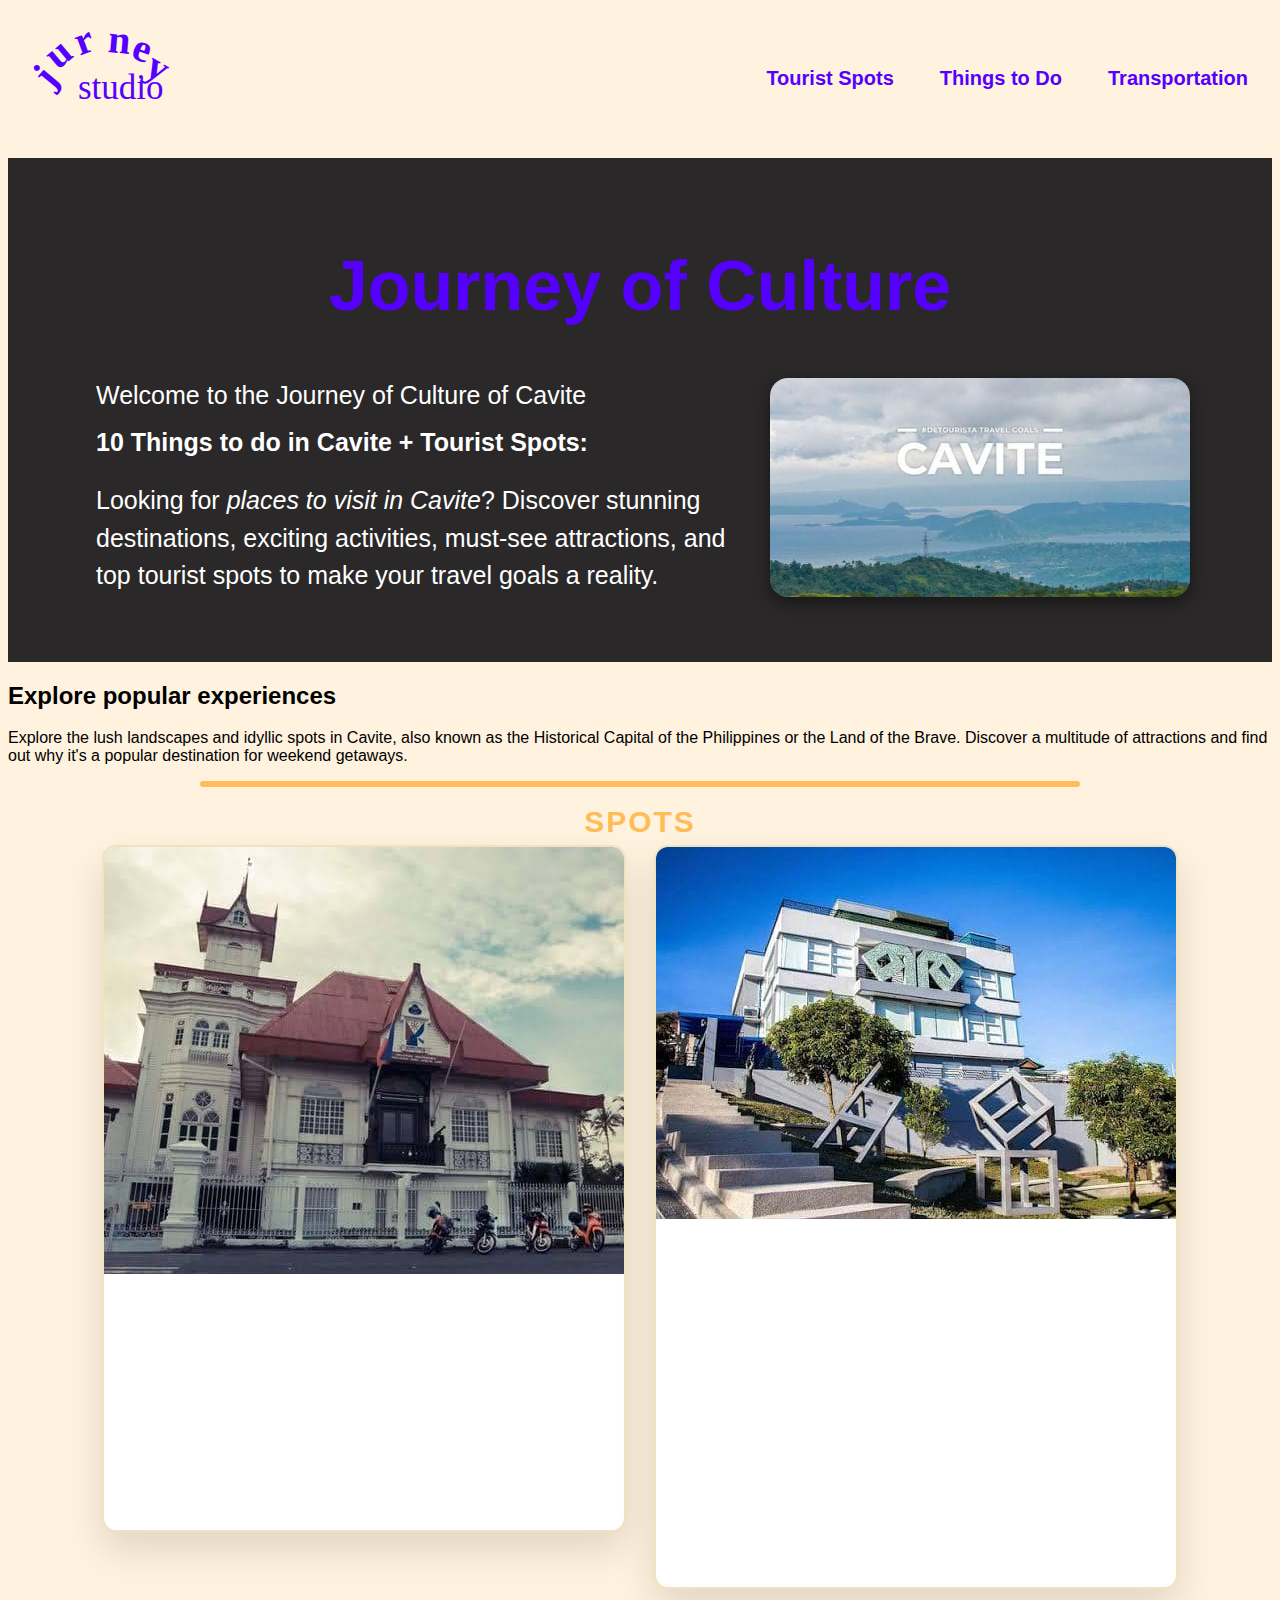
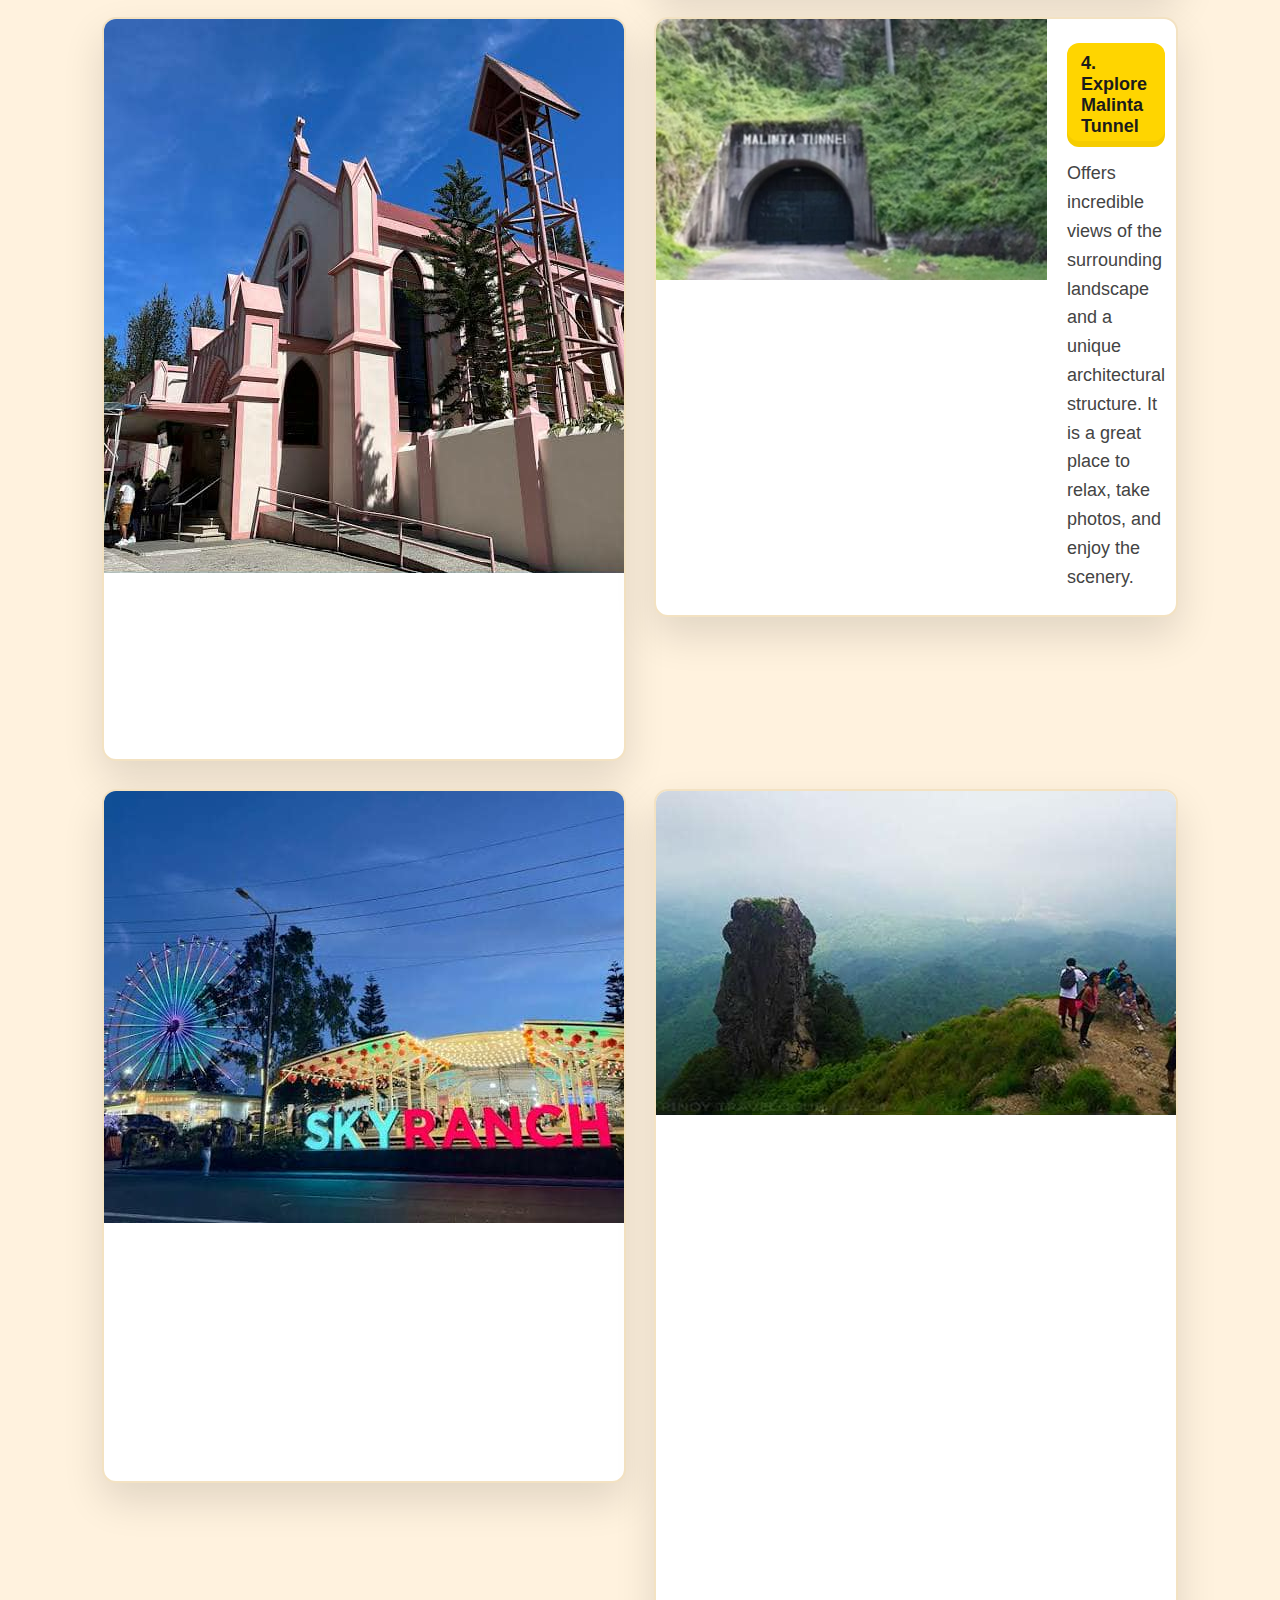
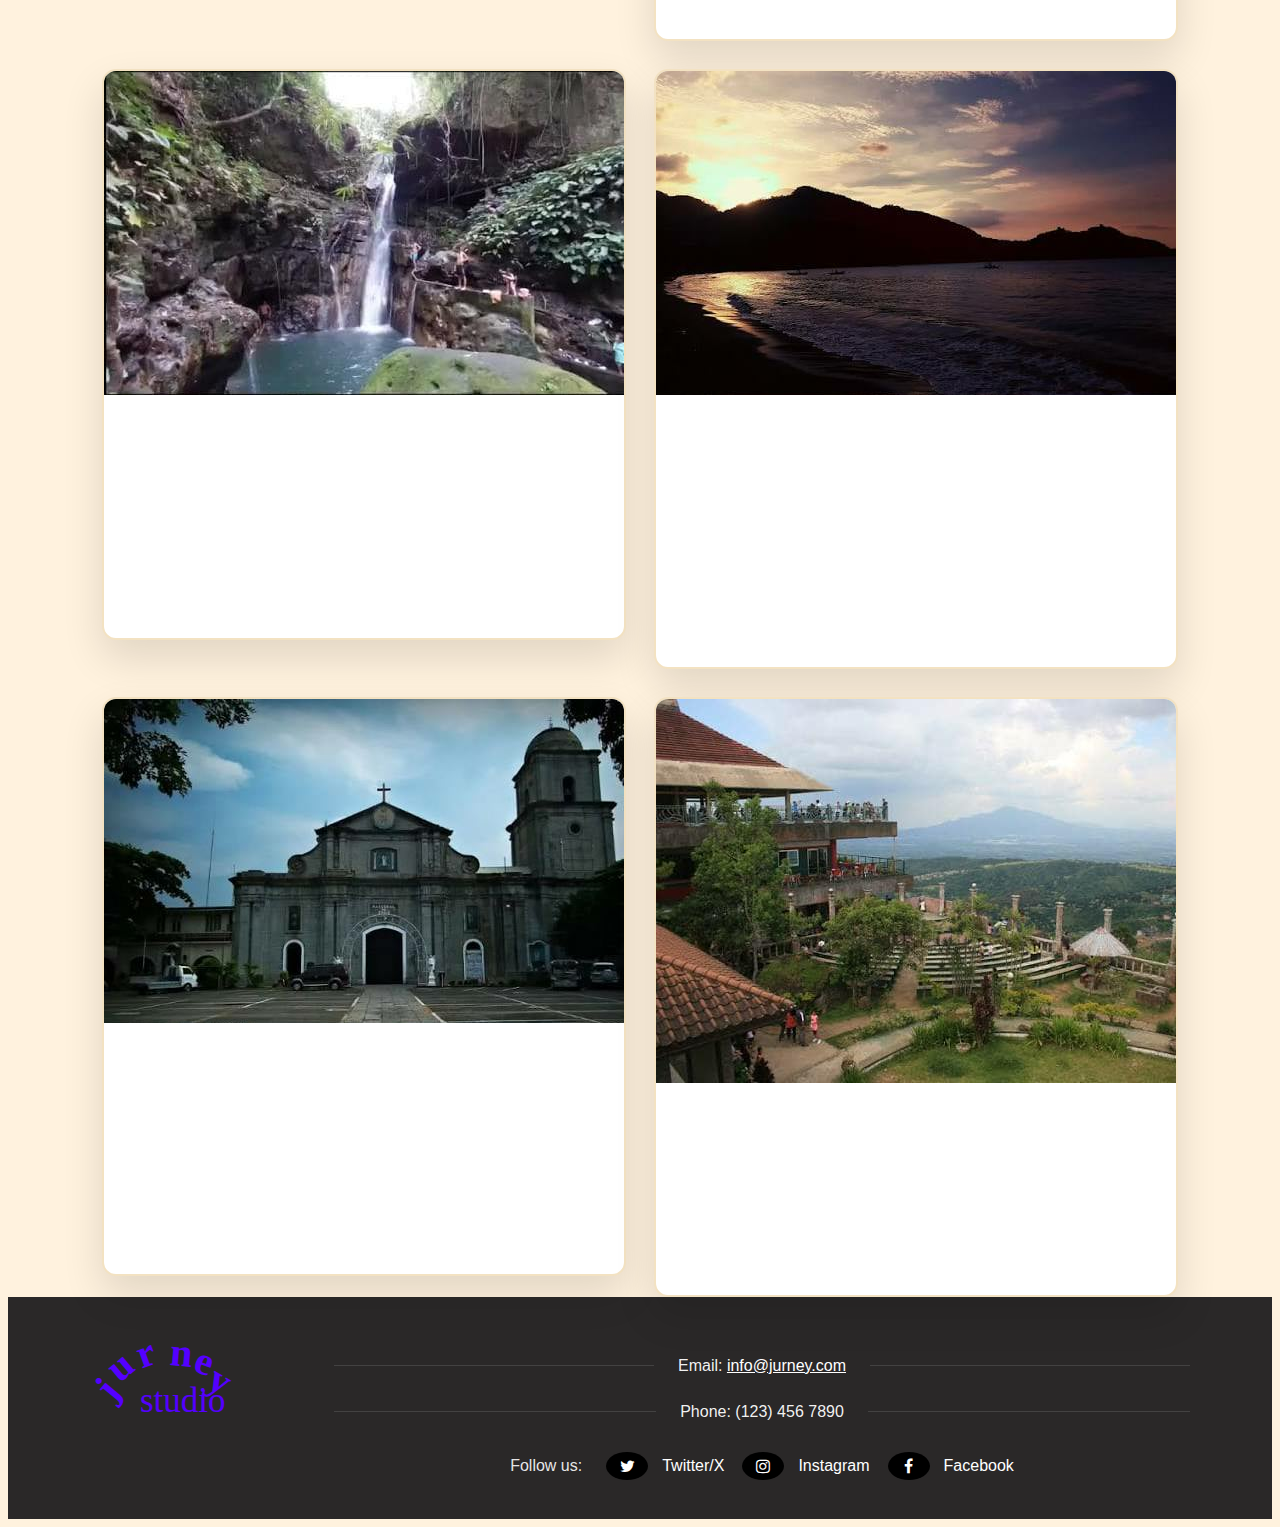
<file: index.html>
<!DOCTYPE html>
<html lang="en">
<head>
    <meta charset="UTF-8">
    <meta name="viewport" content="width=device-width, initial-scale=1.0">
    <title>Home page</title>
    <link rel="stylesheet" href="design.css">
    <link rel="stylesheet" href="https://cdnjs.cloudflare.com/ajax/libs/font-awesome/4.7.0/css/font-awesome.min.css">


</head>
<body>
       <header>
        <div class="grid-container">
        <div class="logo">
            <h1 class="logo-main">
             <span class="char1">j</span>
             <span class="char2">u</span>
             <span class="char3">r</span>
             <span class="char4">n</span>
             <span class="char5">e</span>
             <span class="char6">y</span>
            </h1>
            <p class="logo-sub">studio</p>
        </div>
        <nav class="navbar">
            <a href="#">Tourist Spots</a>
            <a href="https://justin-hi30.github.io/things-to-do/">Things to Do</a>
            <a href="#">Transportation</a>
           
        </nav>
        </div>
    </header>

        <section class="showcase">
            <h2 class="title">Journey of Culture</h2>
            <div class="showcase-inner">
                <div class="showcase-text">
                    <p class="intro">Welcome to the Journey of Culture of Cavite</p>
                    <h3 class="spot-heading">10 Things to do in Cavite + Tourist Spots:</h3>
                    <p class="muted">Looking for <em>places to visit in Cavite</em>? Discover stunning destinations, exciting activities, must-see attractions, and top tourist spots to make your travel goals a reality.</p>
                </div>
                <div class="showcase-image">
                    <img src="img-cavite.jpg" alt="Cavite-img">
                </div>
            </div>
        </section>
        <section class="explore">
            <div class="explore-inner">
                <h2 class="explore-title">Explore popular experiences</h2>
                <p class="explore-lead">Explore the lush landscapes and idyllic spots in Cavite, also known as the Historical Capital of the Philippines or the Land of the Brave. Discover a multitude of attractions and find out why it's a popular destination for weekend getaways.</p>
            </div>
        </section>
       
          <section class="spots">
            <div class="spots-inner">
                 <h2 class="spots-heading">SPOTS</h2>
                <div class="spots-grid">
                    <article class="spot-card">
                        <div class="spot-image">
                            <img src="EMILIO.jpg" alt="Emilio Aguinaldo Shrine">
                        </div>
                        <div class="spot-content">
                            <h3 class="spot-title"><span class="pill">1. Visit the Emilio Aguinaldo Shrine</span></h3>
                            <p class="spot-desc">The historic house where Emilio Aguinaldo, the first president of the Philippines, lived and declared independence. The shrine is a museum that showcases artifacts and memorabilia from the Philippine Revolution.</p>
                        </div>
                    </article>
                    <article class="spot-card">
                        <div class="spot-image">
                            <img src="Museo.jpg" alt="Museo Orlina">
                        </div>
                        <div class="spot-content">
                            <h3 class="spot-title"><span class="pill">2. Visit the Museo Orlina</span></h3>
                            <p class="spot-desc">A museum dedicated to the works of the renowned Filipino glass sculptor Ramon Orlina. The museum features a collection of his glass art pieces, showcasing his mastery in the medium.</p>
                        </div>
                    </article>
                      <article class="spot-card">
                        <div class="spot-image">
                            <img src="PinkSistersChapel.jpg" alt="Pink Sisters Chapel">
                        </div>
                        <div class="spot-content">
                            <h3 class="spot-title"><span class="pill">3. Visit Pink Sisters Chapel</span></h3>
                            <p class="spot-desc">A museum dedicated to the works of the renowned Filipino glass sculptor Ramon Orlina. The museum features a collection of his glass art pieces, showcasing his mastery in the medium.</p>
                        </div>
                    </article>
                     <article class="spot-card">
                        <div class="spot-image">
                            <img src="MalintaTunnel.jpg" alt="Malinta Tunnel">
                        </div>
                        <div class="spot-content">
                            <h3 class="spot-title"><span class="pill">4. Explore Malinta Tunnel</span></h3>
                            <p class="spot-desc">Offers incredible views of the surrounding  landscape and a unique architectural  structure. It is a great place to relax, take  photos, and enjoy the scenery.</p>
                        </div>
                    </article> <article class="spot-card">
                        <div class="spot-image">
                            <img src="SkyRanch.jpg" alt="Sky Ranch">
                        </div>
                        <div class="spot-content">
                            <h3 class="spot-title"><span class="pill"> 5. Visit Sky Ranch</span></h3>
                            <p class="spot-desc">A popular recreational park that offers a variety of outdoor activities and attractions for families and friends. The park features horseback riding, zip-lining, a mini zoo, and picnic areas.</p>
                        </div>
                    </article> <article class="spot-card">
                        <div class="spot-image">
                            <img src="pico.jpg" alt=" Mt. Pico de Loro">
                        </div>
                        <div class="spot-content">
                            <h3 class="spot-title"><span class="pill"> 6. Explore Mt. Pico de Loro</span></h3>
                            <p class="spot-desc">A popular hiking destination known for its unique rock formations and panoramic views. The mountain is part of the Mounts Palay Palay Mataas-na-Gulod Protected Landscape and is a favorite spot for outdoor enthusiasts.</p>
                        </div>
                    </article> <article class="spot-card">
                        <div class="spot-image">
                            <img src="Malibiclic.jpg" alt="Malibiclic Falls">
                        </div>
                        <div class="spot-content">
                            <h3 class="spot-title"><span class="pill">7. Explore Malibiclic Falls</span></h3>
                            <p class="spot-desc">A beautiful waterfall located in the town of Amadeo, Cavite. The falls are surrounded by lush greenery and provide a refreshing escape from the heat.</p>
                        </div>
                    </article> <article class="spot-card">
                        <div class="spot-image">
                            <img src="beach.jpg" alt="Patungan Beach Cove">
                        </div>
                        <div class="spot-content">
                            <h3 class="spot-title"><span class="pill"> 8. Visit Patungan Beach Cove</span></h3>
                            <p class="spot-desc">A serene beach destination located in the town of Ternate, Cavite. The beach is known for its clear waters, white sand, and stunning views of the nearby islands.</p>
                        </div>
                    </article> <article class="spot-card">
                        <div class="spot-image">
                            <img src="Cathedral.jpg" alt=" Imus Cathedral">
                        </div>
                        <div class="spot-content">
                            <h3 class="spot-title"><span class="pill">9. Visit Imus Cathedral</span></h3>
                            <p class="spot-desc">A historic church located in the city of Imus, Cavite. The cathedral is known for its beautiful architecture and rich history, dating back to the Spanish colonial period.</p>
                        </div>
                    </article> <article class="spot-card">
                        <div class="spot-image">
                            <img src="park.jpg" alt="People's Park in sky">
                        </div>
                        <div class="spot-content">
                            <h3 class="spot-title"><span class="pill">10. Visit People's Park in sky</span></h3>
                            <p class="spot-desc"> Offers incredible views of the surrounding  landscape and a unique architectural  structure. It is a great place to relax, take  photos, and enjoy the scenery</p>
                        </div>
                    </article>
                </div>
            </div>
        </section>
    
        <footer class="site-footer">
         <div class="footer-inner">
           <div class="logo">
            <h1 class="logo-main">
             <span class="char1">j</span>
             <span class="char2">u</span>
             <span class="char3">r</span>
             <span class="char4">n</span>
             <span class="char5">e</span>
             <span class="char6">y</span>
            </h1>
            <p class="logo-sub">studio</p>
           </div>
                <div class="footer-contact">
                    <div class="contact-line"><span>Email: <a href="mailto:info@jurney.com">info@jurney.com</a></span></div>
                    <div class="contact-line"><span>Phone: (123) 456 7890</span></div>
                    <div class="social">
                        <span class="follow">Follow us:</span>
                            <a class="social-link" href="#" aria-label="Twitter/X">
                                <i class="fa fa-twitter"></i>
                                Twitter/X
                            </a>
                            <a class="social-link" href="#" aria-label="Instagram">
                                <i class="fa fa-instagram"></i>
                                Instagram
                            </a>
                            <a class="social-link" href="#" aria-label="Facebook">
                                <i class="fa fa-facebook"></i>
                                Facebook
                            </a>
                    </div>
                </div>
         </div>
        </footer>
</body>
</html>
</file>
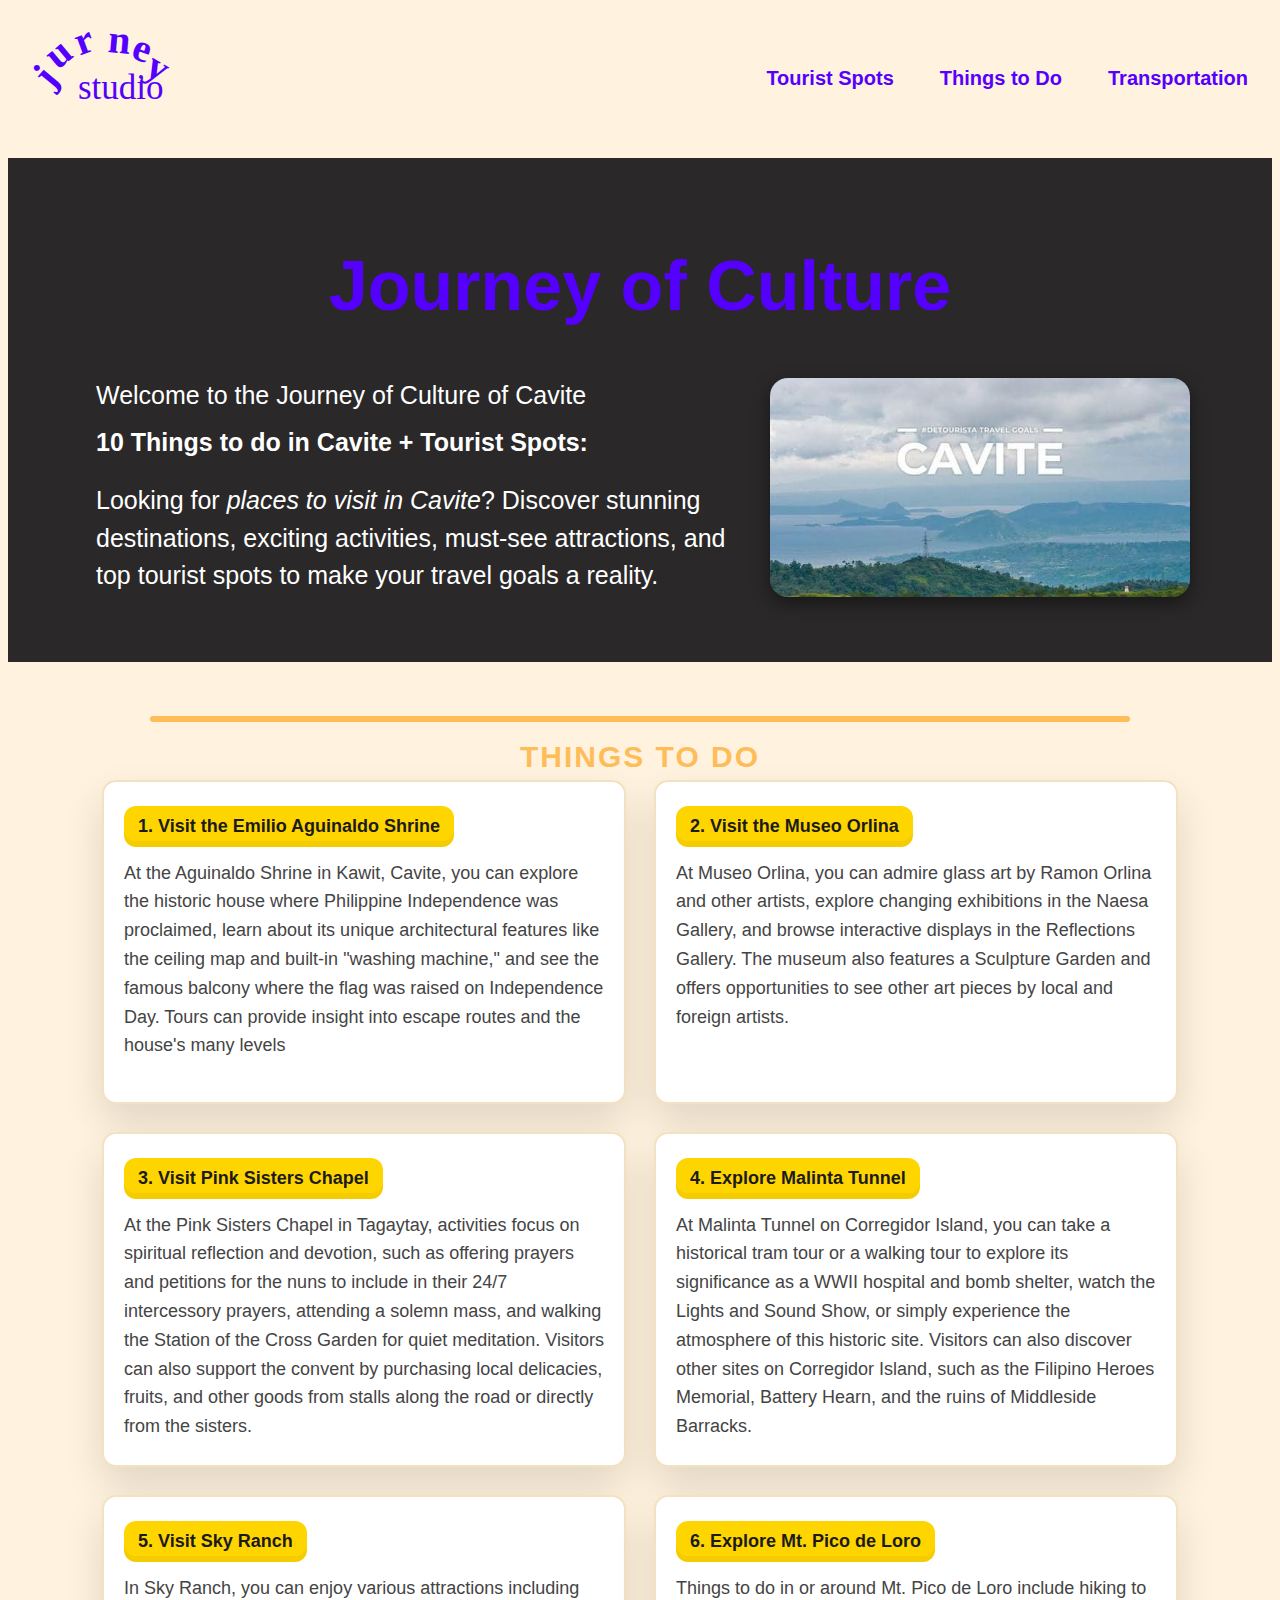
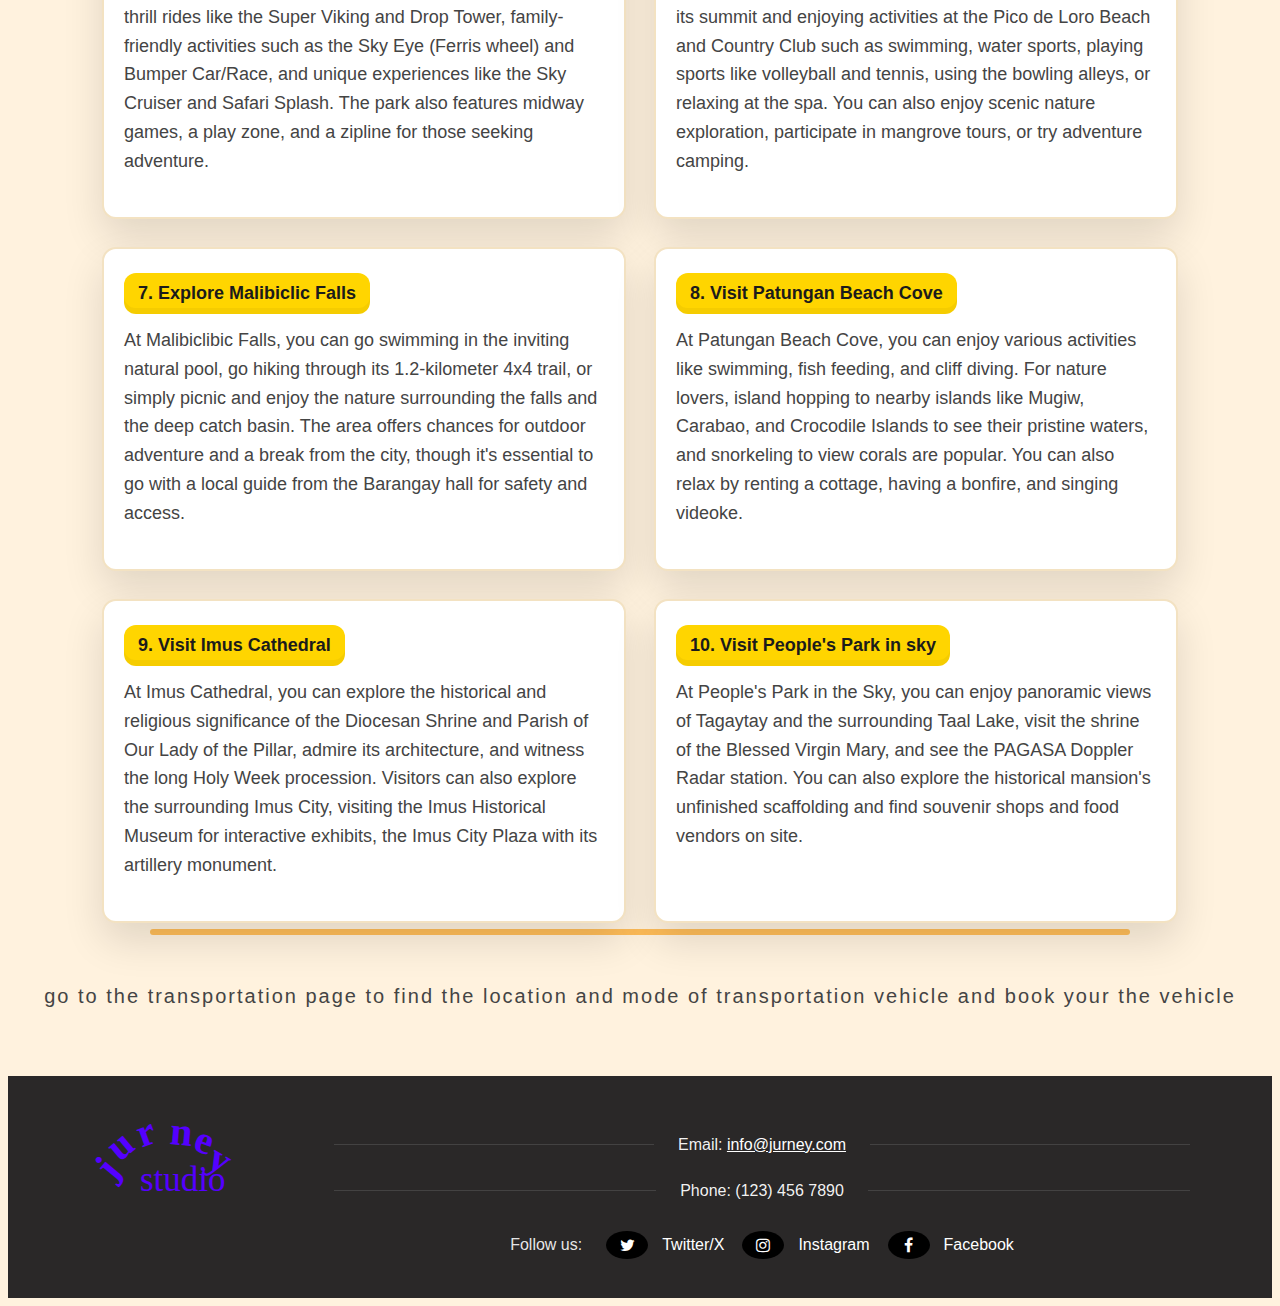
<file: 1.index.html>
<!DOCTYPE html>
<html lang="en">
<head>
    <meta charset="UTF-8">
    <meta name="viewport" content="width=device-width, initial-scale=1.0">
    <title>TO DO</title>
    <link rel="stylesheet" href="to_do.design.css">
    <link rel="stylesheet" href="https://cdnjs.cloudflare.com/ajax/libs/font-awesome/4.7.0/css/font-awesome.min.css">


</head>
<body>
       <header>
        <div class="grid-container">
          <div class="logo">
            <h1 class="logo-main">
             <span class="char1">j</span>
             <span class="char2">u</span>
             <span class="char3">r</span>
             <span class="char4">n</span>
             <span class="char5">e</span>
             <span class="char6">y</span>
            </h1>
            <p class="logo-sub">studio</p>
           </div>
           <nav class="navbar">
            <a href="https://justin-hi30.github.io/Journey-of-Culture/#">Tourist Spots</a>
            <a href="#">Things to Do</a>
            <a href="#">Transportation</a>
           
          </nav>
      </div>
    </header>
    <main>
        <section class="showcase">
            <h2 class="title">Journey of Culture</h2>
            <div class="showcase-inner">
                <div class="showcase-text">
                    <p class="intro">Welcome to the Journey of Culture of Cavite</p>
                    <h3 class="spot-heading">10 Things to do in Cavite + Tourist Spots:</h3>
                    <p class="muted">Looking for <em>places to visit in Cavite</em>? Discover stunning destinations, exciting activities, must-see attractions, and top tourist spots to make your travel goals a reality.</p>
                </div>
                <div class="showcase-image">
                    <img src="img_cavite.jpg" alt="Cavite-img">
                </div>
            </div>
        </section>
        <section class="things_to_do">
         <h2 class="spots-heading">THINGS TO DO</h2>
         <div class="spots-grid">
                    <article class="spot-card">
                        <div class="spot-content">
                            <h3 class="spot-title"><span class="pill">1. Visit the Emilio Aguinaldo Shrine</span></h3>
                            <p class="spot-desc">At the Aguinaldo Shrine in Kawit, Cavite, you can explore the  historic house where Philippine Independence was proclaimed,  learn about its unique architectural features like the ceiling map  and built-in "washing machine," and see the famous balcony  where the flag was raised on Independence Day. Tours can  provide insight into escape routes and the house's many levels</p>
                        </div>
                    </article>
                    <article class="spot-card">
                        <div class="spot-content">
                            <h3 class="spot-title"><span class="pill">2. Visit the Museo Orlina</span></h3>
                            <p class="spot-desc">At Museo Orlina, you can admire glass art by Ramon Orlina and other artists, explore changing exhibitions in the Naesa Gallery, and browse interactive displays in the Reflections Gallery. The museum also features a Sculpture Garden and offers opportunities to see other art pieces by local and foreign artists.</p>
                        </div>
                    </article>
                      <article class="spot-card">
                        <div class="spot-content">
                            <h3 class="spot-title"><span class="pill">3. Visit Pink Sisters Chapel</span></h3>
                            <p class="spot-desc">At the Pink Sisters Chapel in Tagaytay, activities focus on spiritual reflection and devotion, such as offering prayers and petitions for the nuns to include in their 24/7 intercessory prayers, attending a solemn mass, and walking the Station of the Cross Garden for quiet meditation. Visitors can also support the convent by purchasing local delicacies, fruits, and other goods from stalls along the road or directly from the sisters.</p>
                        </div>
                    </article>
                     <article class="spot-card">
                        <div class="spot-content">
                            <h3 class="spot-title"><span class="pill">4. Explore Malinta Tunnel</span></h3>
                            <p class="spot-desc">At Malinta Tunnel on Corregidor Island, you can take a historical tram tour or a walking tour to explore its significance as a WWII hospital and bomb shelter, watch the Lights and Sound Show, or simply experience the atmosphere of this historic site. Visitors can also discover other sites on Corregidor Island, such as the Filipino Heroes Memorial, Battery Hearn, and the ruins of Middleside Barracks.</p>
                        </div>
                    </article>
                     <article class="spot-card">
                        <div class="spot-content">
                            <h3 class="spot-title"><span class="pill"> 5. Visit Sky Ranch</span></h3>
                            <p class="spot-desc">In Sky Ranch, you can enjoy various attractions including thrill rides like the Super Viking and Drop Tower, family-friendly activities such as the Sky Eye (Ferris wheel) and Bumper Car/Race, and unique experiences like the Sky Cruiser and Safari Splash. The park also features midway games, a play zone, and a zipline for those seeking adventure.</p>
                        </div>
                    </article> 
                    <article class="spot-card">
                        <div class="spot-content">
                            <h3 class="spot-title"><span class="pill"> 6. Explore Mt. Pico de Loro</span></h3>
                            <p class="spot-desc">Things to do in or around Mt. Pico de Loro include hiking to its summit and enjoying activities at the Pico de Loro Beach and Country Club such as swimming, water sports, playing sports like volleyball and tennis, using the bowling alleys, or relaxing at the spa. You can also enjoy scenic nature exploration, participate in mangrove tours, or try adventure camping.</p>
                        </div>
                    </article> 
                    <article class="spot-card">
                        <div class="spot-content">
                            <h3 class="spot-title"><span class="pill">7. Explore Malibiclic Falls</span></h3>
                            <p class="spot-desc">At Malibiclibic Falls, you can go swimming in the inviting natural pool, go hiking through its 1.2-kilometer 4x4 trail, or simply picnic and enjoy the nature surrounding the falls and the deep catch basin. The area offers chances for outdoor adventure and a break from the city, though it's essential to go with a local guide from the Barangay hall for safety and access.</p>
                        </div>
                    </article> 
                    <article class="spot-card">
                        <div class="spot-content">
                            <h3 class="spot-title"><span class="pill"> 8. Visit Patungan Beach Cove</span></h3>
                            <p class="spot-desc">At Patungan Beach Cove, you can enjoy various activities like swimming, fish feeding, and cliff diving. For nature lovers, island hopping to nearby islands like Mugiw, Carabao, and Crocodile Islands to see their pristine waters, and snorkeling to view corals are popular. You can also relax by renting a cottage, having a bonfire, and singing videoke.</p>
                        </div>
                    </article> 
                    <article class="spot-card">
                        <div class="spot-content">
                            <h3 class="spot-title"><span class="pill">9. Visit Imus Cathedral</span></h3>
                            <p class="spot-desc">At Imus Cathedral, you can explore the historical and religious  significance of the Diocesan Shrine and Parish of Our Lady of the  Pillar, admire its architecture, and witness the long Holy Week  procession. Visitors can also explore the surrounding Imus City,  visiting the Imus Historical Museum for interactive exhibits, the  Imus City Plaza with its artillery monument.</p>
                        </div>
                    </article> 
                    <article class="spot-card">
                        <div class="spot-content">
                            <h3 class="spot-title"><span class="pill">10. Visit People's Park in sky</span></h3>
                            <p class="spot-desc">At People's Park in the Sky, you can enjoy panoramic views of  Tagaytay and the surrounding Taal Lake, visit the shrine of the  Blessed Virgin Mary, and see the PAGASA Doppler Radar station.  You can also explore the historical mansion's unfinished  scaffolding and find souvenir shops and food vendors on site.</p>
                        </div>
                    </article>
                </div>
            <div class="outro-heading">
                <p class="outro"> go to the transportation page to find the location and mode of transportation vehicle  and book your the vehicle</p>
                </div>
            </section>
            </main>
            <footer class="site-footer">
            <div class="footer-inner">
           <div class="logo">
            <h1 class="logo-main">
             <span class="char1">j</span>
             <span class="char2">u</span>
             <span class="char3">r</span>
             <span class="char4">n</span>
             <span class="char5">e</span>
             <span class="char6">y</span>
            </h1>
            <p class="logo-sub">studio</p>
           </div>
                <div class="footer-contact">
                    <div class="contact-line"><span>Email: <a href="mailto:info@jurney.com">info@jurney.com</a></span></div>
                    <div class="contact-line"><span>Phone: (123) 456 7890</span></div>
                    <div class="social">
                        <span class="follow">Follow us:</span>
                            <a class="social-link" href="#" aria-label="Twitter/X">
                                <i class="fa fa-twitter"></i>
                                Twitter/X
                            </a>
                            <a class="social-link" href="#" aria-label="Instagram">
                                <i class="fa fa-instagram"></i>
                                Instagram
                            </a>
                            <a class="social-link" href="#" aria-label="Facebook">
                                <i class="fa fa-facebook"></i>
                                Facebook
                            </a>
                    </div>
                </div>
               </div>
            </footer>
</body>
</html>
</file>
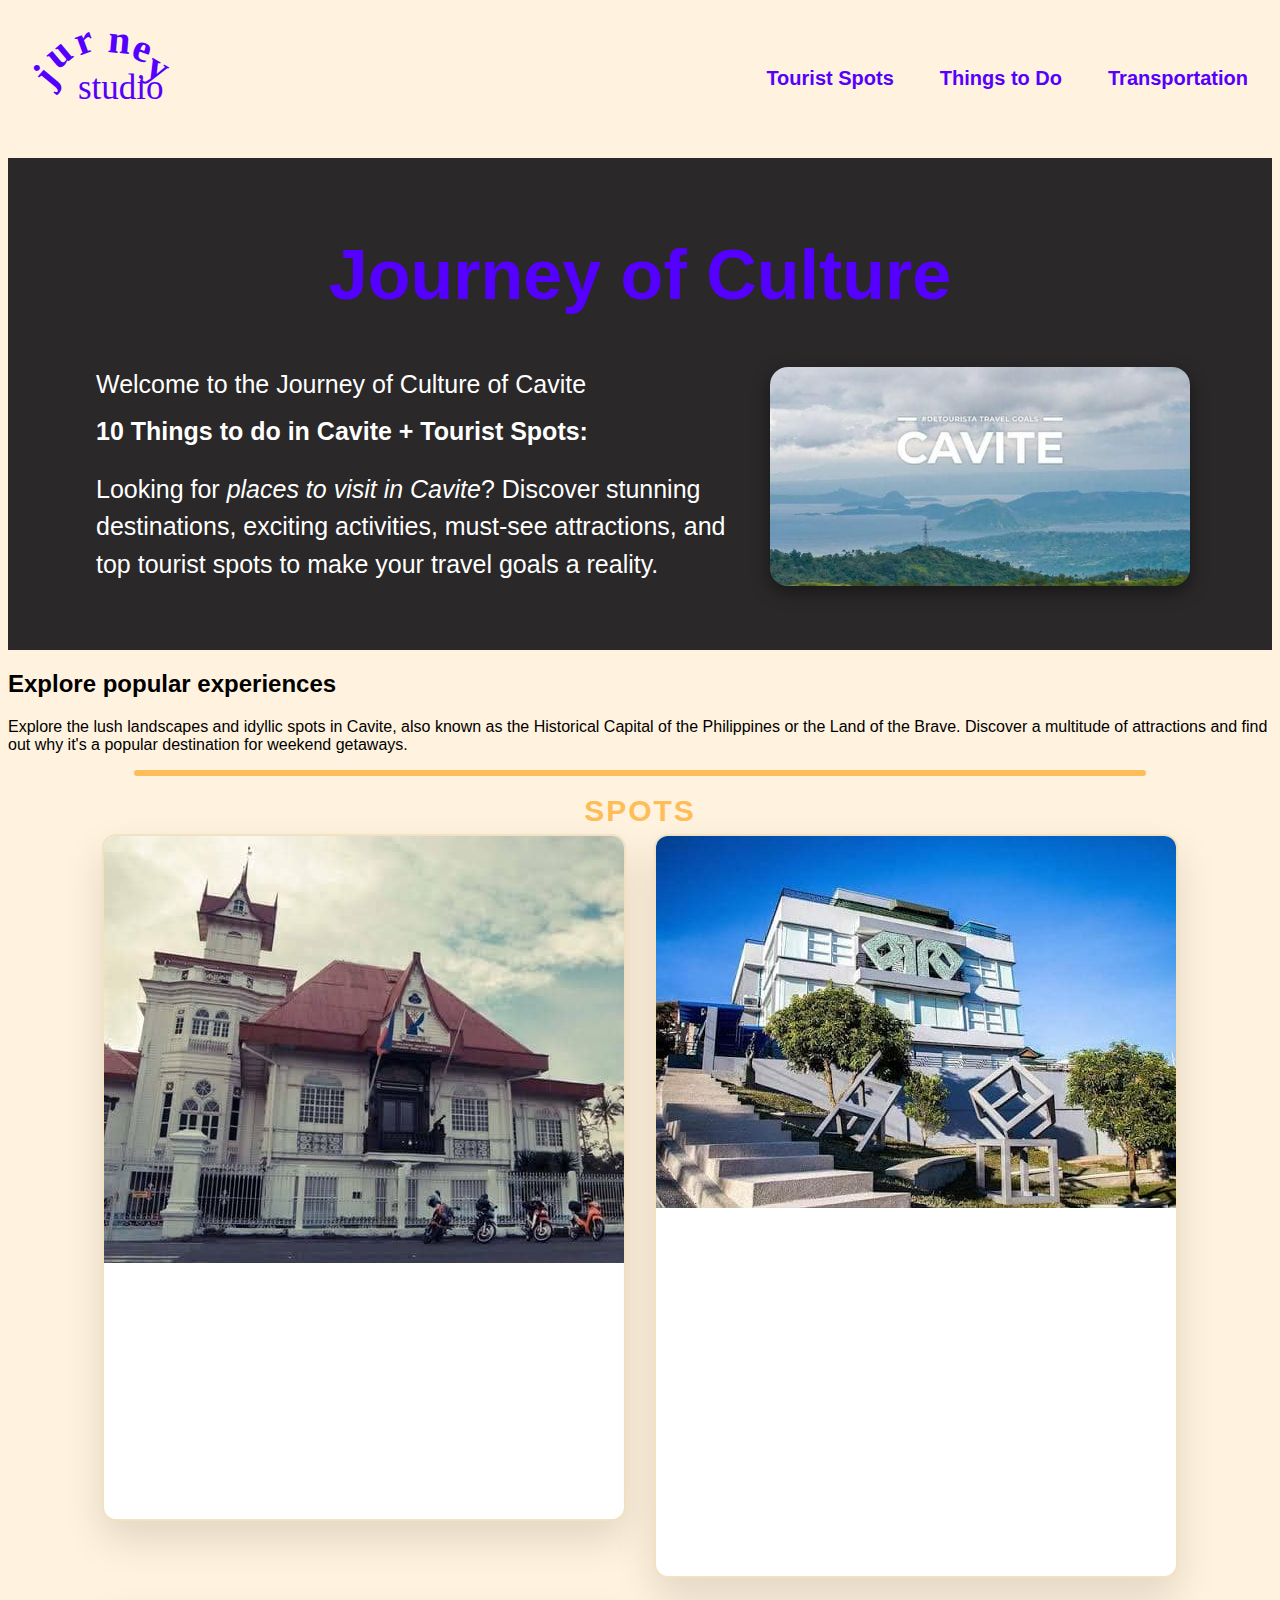
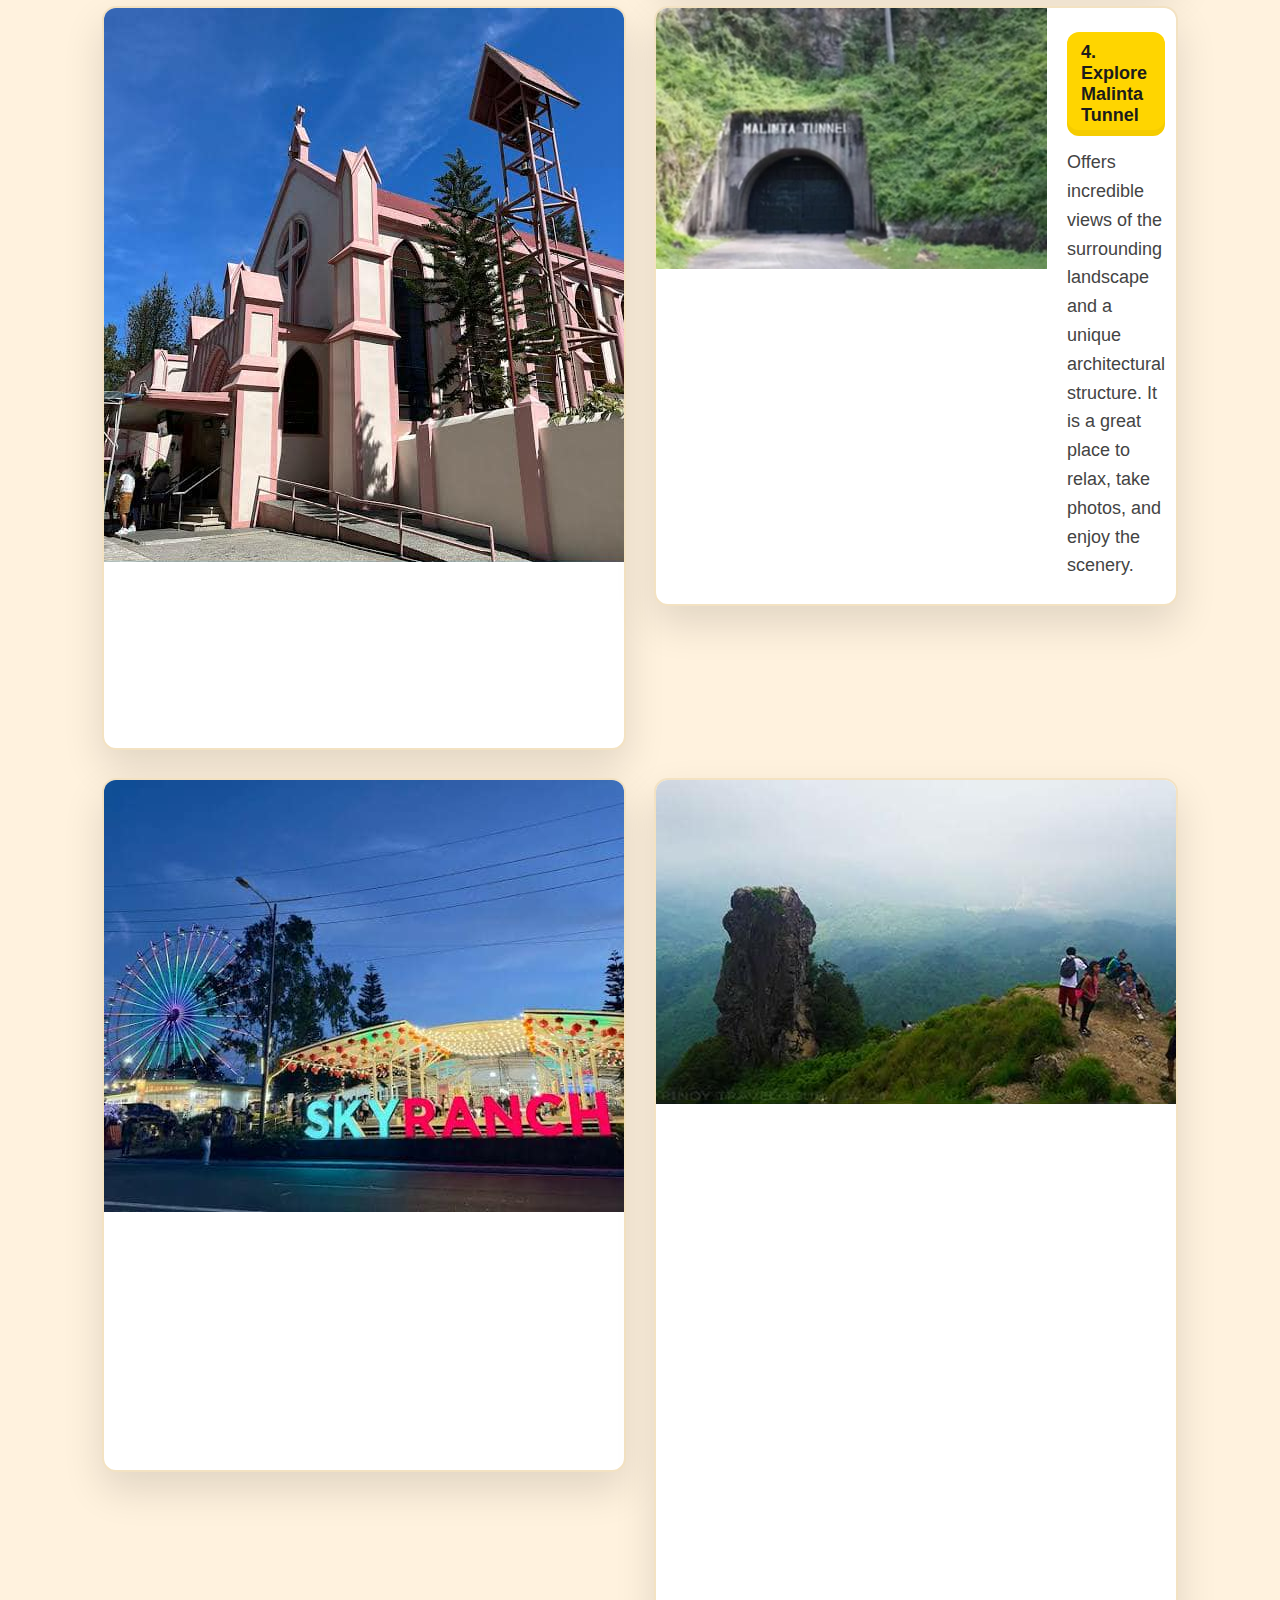
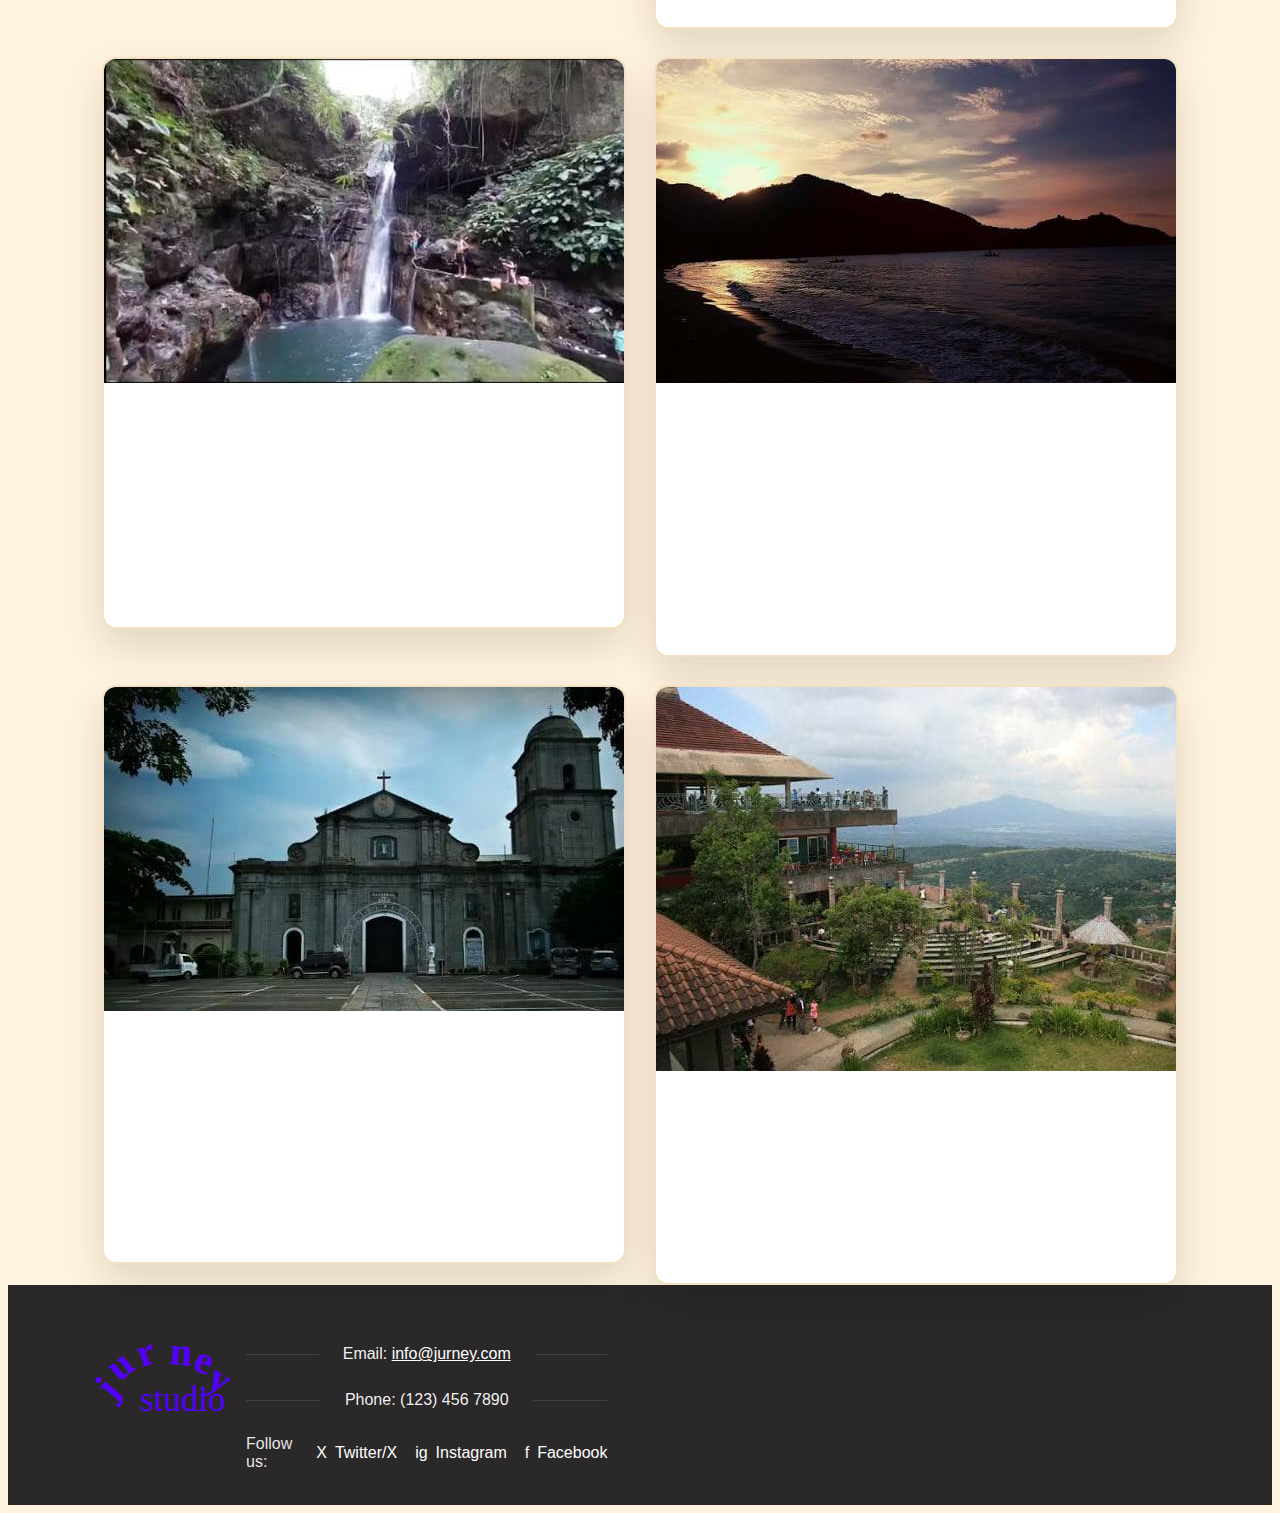
<file: home page.html>
<!DOCTYPE html>
<html lang="en">
<head>
    <meta charset="UTF-8">
    <meta name="viewport" content="width=device-width, initial-scale=1.0">
    <title>Home page</title>
    <link rel="stylesheet" href="design.css">

</head>
<body>
       <header>
        <div class="grid-container">
        <div class="logo">
            <h1 class="logo-main">
             <span class="char1">j</span>
             <span class="char2">u</span>
             <span class="char3">r</span>
             <span class="char4">n</span>
             <span class="char5">e</span>
             <span class="char6">y</span>
            </h1>
            <p class="logo-sub">studio</p>
        </div>
        <nav class="navbar">
            <a href="#">Tourist Spots</a>
            <a href="#">Things to Do</a>
            <a href="#">Transportation</a>
           
        </nav>
        </div>
    </header>
        <section class="showcase">
            <h1 class="title">Journey of Culture</h1>
            <div class="showcase-inner">
                <div class="showcase-text">
                    <p class="intro">Welcome to the Journey of Culture of Cavite</p>
                    <h3 class="spot-heading">10 Things to do in Cavite + Tourist Spots:</h3>
                    <p class="muted">Looking for <em>places to visit in Cavite</em>? Discover stunning destinations, exciting activities, must-see attractions, and top tourist spots to make your travel goals a reality.</p>
                </div>
                <div class="showcase-image">
                    <img src="img cavite.jpg.jpg" alt="Cavite Beach">
                </div>
            </div>
        </section>
        <section class="explore">
            <div class="explore-inner">
                <h2 class="explore-title">Explore popular experiences</h2>
                <p class="explore-lead">Explore the lush landscapes and idyllic spots in Cavite, also known as the Historical Capital of the Philippines or the Land of the Brave. Discover a multitude of attractions and find out why it's a popular destination for weekend getaways.</p>
            </div>
        </section>
        <h2 class="spots-heading">SPOTS</h2>
          <section class="spots">
            <div class="spots-inner">
                
                <div class="spots-grid">
                    <article class="spot-card">
                        <div class="spot-image">
                            <img src="EMILIO.jpg" alt="Emilio Aguinaldo Shrine">
                        </div>
                        <div class="spot-content">
                            <h3 class="spot-title"><span class="pill">1. Visit the Emilio Aguinaldo Shrine</span></h3>
                            <p class="spot-desc">The historic house where Emilio Aguinaldo, the first president of the Philippines, lived and declared independence. The shrine is a museum that showcases artifacts and memorabilia from the Philippine Revolution.</p>
                        </div>
                    </article>
                    <article class="spot-card">
                        <div class="spot-image">
                            <img src="Museo.jpg" alt="Museo Orlina">
                        </div>
                        <div class="spot-content">
                            <h3 class="spot-title"><span class="pill">2. Visit the Museo Orlina</span></h3>
                            <p class="spot-desc">A museum dedicated to the works of the renowned Filipino glass sculptor Ramon Orlina. The museum features a collection of his glass art pieces, showcasing his mastery in the medium.</p>
                        </div>
                    </article>
                      <article class="spot-card">
                        <div class="spot-image">
                            <img src="PinkSistersChapel.jpg" alt="Pink Sisters Chapel">
                        </div>
                        <div class="spot-content">
                            <h3 class="spot-title"><span class="pill">3. Visit Pink Sisters Chapel</span></h3>
                            <p class="spot-desc">A museum dedicated to the works of the renowned Filipino glass sculptor Ramon Orlina. The museum features a collection of his glass art pieces, showcasing his mastery in the medium.</p>
                        </div>
                    </article>
                     <article class="spot-card">
                        <div class="spot-image">
                            <img src="MalintaTunnel.jpg" alt="Malinta Tunnel">
                        </div>
                        <div class="spot-content">
                            <h3 class="spot-title"><span class="pill">4. Explore Malinta Tunnel</span></h3>
                            <p class="spot-desc">Offers incredible views of the surrounding  landscape and a unique architectural  structure. It is a great place to relax, take  photos, and enjoy the scenery.</p>
                        </div>
                    </article> <article class="spot-card">
                        <div class="spot-image">
                            <img src="SkyRanch.jpg" alt="Sky Ranch">
                        </div>
                        <div class="spot-content">
                            <h3 class="spot-title"><span class="pill"> 5. Visit Sky Ranch</span></h3>
                            <p class="spot-desc">A popular recreational park that offers a variety of outdoor activities and attractions for families and friends. The park features horseback riding, zip-lining, a mini zoo, and picnic areas.</p>
                        </div>
                    </article> <article class="spot-card">
                        <div class="spot-image">
                            <img src="pico.jpg" alt=" Mt. Pico de Loro">
                        </div>
                        <div class="spot-content">
                            <h3 class="spot-title"><span class="pill"> 6. Explore Mt. Pico de Loro</span></h3>
                            <p class="spot-desc">A popular hiking destination known for its unique rock formations and panoramic views. The mountain is part of the Mounts Palay Palay Mataas-na-Gulod Protected Landscape and is a favorite spot for outdoor enthusiasts.</p>
                        </div>
                    </article> <article class="spot-card">
                        <div class="spot-image">
                            <img src="Malibiclic.jpg" alt="Malibiclic Falls">
                        </div>
                        <div class="spot-content">
                            <h3 class="spot-title"><span class="pill">7. Explore Malibiclic Falls</span></h3>
                            <p class="spot-desc">A beautiful waterfall located in the town of Amadeo, Cavite. The falls are surrounded by lush greenery and provide a refreshing escape from the heat.</p>
                        </div>
                    </article> <article class="spot-card">
                        <div class="spot-image">
                            <img src="beach.jpg" alt="Patungan Beach Cove">
                        </div>
                        <div class="spot-content">
                            <h3 class="spot-title"><span class="pill"> 8. Visit Patungan Beach Cove</span></h3>
                            <p class="spot-desc">A serene beach destination located in the town of Ternate, Cavite. The beach is known for its clear waters, white sand, and stunning views of the nearby islands.</p>
                        </div>
                    </article> <article class="spot-card">
                        <div class="spot-image">
                            <img src="Cathedral.jpg" alt=" Imus Cathedral">
                        </div>
                        <div class="spot-content">
                            <h3 class="spot-title"><span class="pill">9. Visit Imus Cathedral</span></h3>
                            <p class="spot-desc">A historic church located in the city of Imus, Cavite. The cathedral is known for its beautiful architecture and rich history, dating back to the Spanish colonial period.</p>
                        </div>
                    </article> <article class="spot-card">
                        <div class="spot-image">
                            <img src="park.jpg" alt="People's Park in sky">
                        </div>
                        <div class="spot-content">
                            <h3 class="spot-title"><span class="pill">10. Visit People's Park in sky</span></h3>
                            <p class="spot-desc"> Offers incredible views of the surrounding  landscape and a unique architectural  structure. It is a great place to relax, take  photos, and enjoy the scenery</p>
                        </div>
                    </article>
                </div>
            </div>
        </section>
        <footer class="site-footer">
            <div class="footer-inner">
                        <div class="grid-container">
        <div class="logo">
            <h1 class="logo-main">
             <span class="char1">j</span>
             <span class="char2">u</span>
             <span class="char3">r</span>
             <span class="char4">n</span>
             <span class="char5">e</span>
             <span class="char6">y</span>
            </h1>
            <p class="logo-sub">studio</p>
        </div>
                <div class="footer-contact">
                    <div class="contact-line"><span>Email: <a href="mailto:info@jurney.com">info@jurney.com</a></span></div>
                    <div class="contact-line"><span>Phone: (123) 456 7890</span></div>
                    <div class="social">
                        <span class="follow">Follow us:</span>
                        <a class="social-link" href="#"><span class="icon">X</span> Twitter/X</a>
                        <a class="social-link" href="#"><span class="icon">ig</span> Instagram</a>
                        <a class="social-link" href="#"><span class="icon">f</span> Facebook</a>
                    </div>
                </div>
            </div>
        </footer>
</body>
</html>
</file>
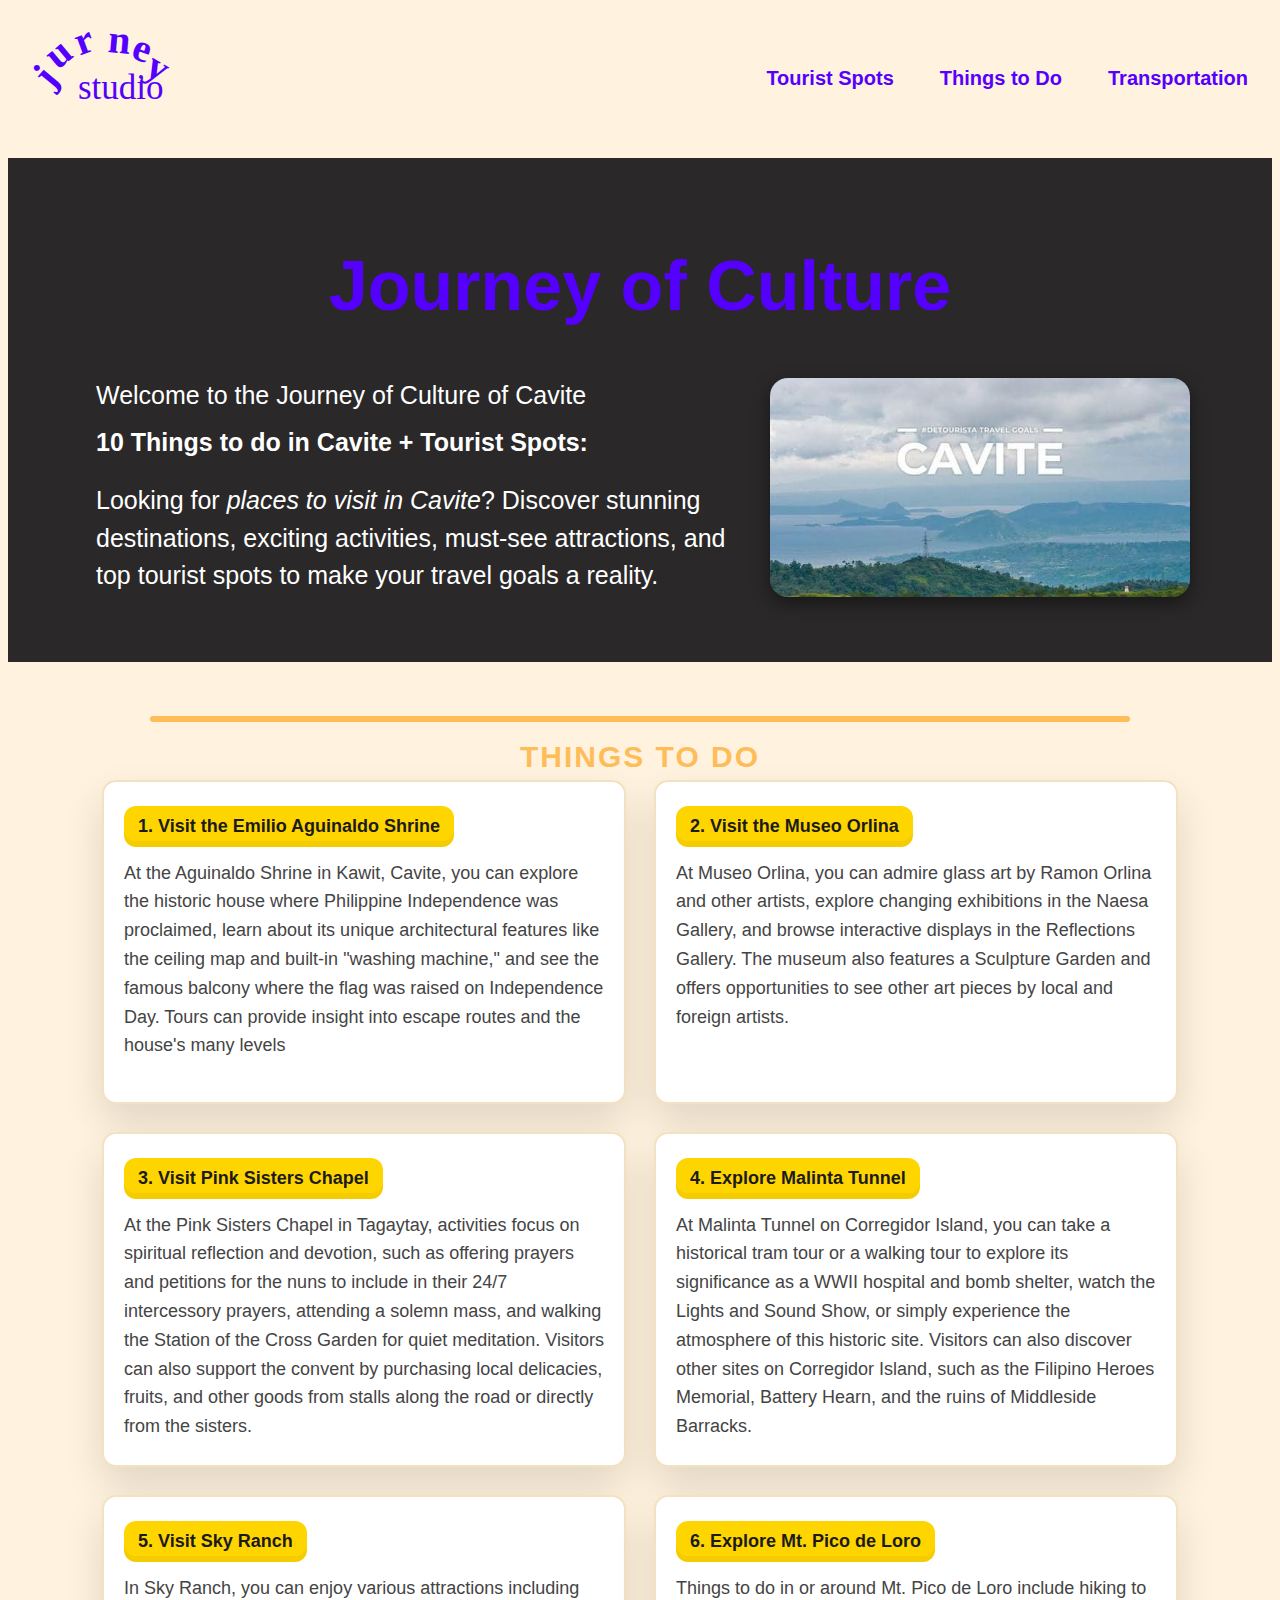
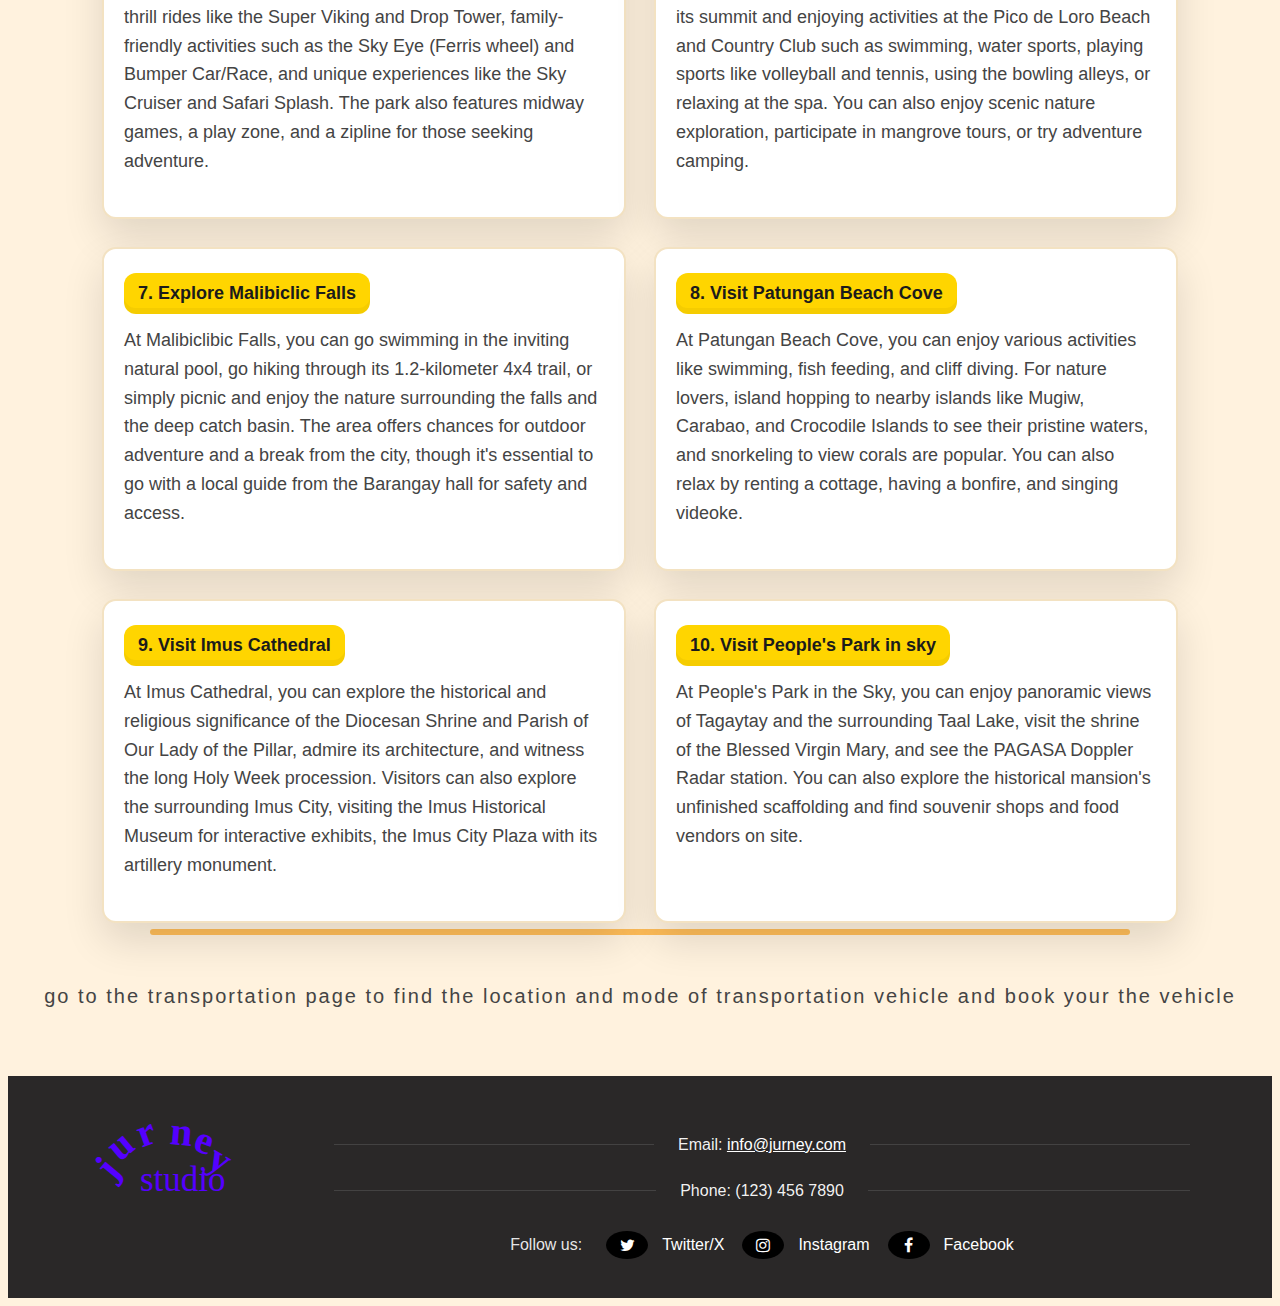
<file: index (1).html>
<!DOCTYPE html>
<html lang="en">
<head>
    <meta charset="UTF-8">
    <meta name="viewport" content="width=device-width, initial-scale=1.0">
    <title>TO DO</title>
    <link rel="stylesheet" href="design.css">
    <link rel="stylesheet" href="https://cdnjs.cloudflare.com/ajax/libs/font-awesome/4.7.0/css/font-awesome.min.css">


</head>
<body>
       <header>
        <div class="grid-container">
          <div class="logo">
            <h1 class="logo-main">
             <span class="char1">j</span>
             <span class="char2">u</span>
             <span class="char3">r</span>
             <span class="char4">n</span>
             <span class="char5">e</span>
             <span class="char6">y</span>
            </h1>
            <p class="logo-sub">studio</p>
           </div>
           <nav class="navbar">
            <a href="https://justin-hi30.github.io/Journey-of-Culture/#">Tourist Spots</a>
            <a href="#">Things to Do</a>
            <a href="#">Transportation</a>
           
          </nav>
      </div>
    </header>
    <main>
        <section class="showcase">
            <h2 class="title">Journey of Culture</h2>
            <div class="showcase-inner">
                <div class="showcase-text">
                    <p class="intro">Welcome to the Journey of Culture of Cavite</p>
                    <h3 class="spot-heading">10 Things to do in Cavite + Tourist Spots:</h3>
                    <p class="muted">Looking for <em>places to visit in Cavite</em>? Discover stunning destinations, exciting activities, must-see attractions, and top tourist spots to make your travel goals a reality.</p>
                </div>
                <div class="showcase-image">
                    <img src="img_cavite.jpg" alt="Cavite-img">
                </div>
            </div>
        </section>
        <section class="things_to_do">
         <h2 class="spots-heading">THINGS TO DO</h2>
         <div class="spots-grid">
                    <article class="spot-card">
                        <div class="spot-content">
                            <h3 class="spot-title"><span class="pill">1. Visit the Emilio Aguinaldo Shrine</span></h3>
                            <p class="spot-desc">At the Aguinaldo Shrine in Kawit, Cavite, you can explore the  historic house where Philippine Independence was proclaimed,  learn about its unique architectural features like the ceiling map  and built-in "washing machine," and see the famous balcony  where the flag was raised on Independence Day. Tours can  provide insight into escape routes and the house's many levels</p>
                        </div>
                    </article>
                    <article class="spot-card">
                        <div class="spot-content">
                            <h3 class="spot-title"><span class="pill">2. Visit the Museo Orlina</span></h3>
                            <p class="spot-desc">At Museo Orlina, you can admire glass art by Ramon Orlina and other artists, explore changing exhibitions in the Naesa Gallery, and browse interactive displays in the Reflections Gallery. The museum also features a Sculpture Garden and offers opportunities to see other art pieces by local and foreign artists.</p>
                        </div>
                    </article>
                      <article class="spot-card">
                        <div class="spot-content">
                            <h3 class="spot-title"><span class="pill">3. Visit Pink Sisters Chapel</span></h3>
                            <p class="spot-desc">At the Pink Sisters Chapel in Tagaytay, activities focus on spiritual reflection and devotion, such as offering prayers and petitions for the nuns to include in their 24/7 intercessory prayers, attending a solemn mass, and walking the Station of the Cross Garden for quiet meditation. Visitors can also support the convent by purchasing local delicacies, fruits, and other goods from stalls along the road or directly from the sisters.</p>
                        </div>
                    </article>
                     <article class="spot-card">
                        <div class="spot-content">
                            <h3 class="spot-title"><span class="pill">4. Explore Malinta Tunnel</span></h3>
                            <p class="spot-desc">At Malinta Tunnel on Corregidor Island, you can take a historical tram tour or a walking tour to explore its significance as a WWII hospital and bomb shelter, watch the Lights and Sound Show, or simply experience the atmosphere of this historic site. Visitors can also discover other sites on Corregidor Island, such as the Filipino Heroes Memorial, Battery Hearn, and the ruins of Middleside Barracks.</p>
                        </div>
                    </article>
                     <article class="spot-card">
                        <div class="spot-content">
                            <h3 class="spot-title"><span class="pill"> 5. Visit Sky Ranch</span></h3>
                            <p class="spot-desc">In Sky Ranch, you can enjoy various attractions including thrill rides like the Super Viking and Drop Tower, family-friendly activities such as the Sky Eye (Ferris wheel) and Bumper Car/Race, and unique experiences like the Sky Cruiser and Safari Splash. The park also features midway games, a play zone, and a zipline for those seeking adventure.</p>
                        </div>
                    </article> 
                    <article class="spot-card">
                        <div class="spot-content">
                            <h3 class="spot-title"><span class="pill"> 6. Explore Mt. Pico de Loro</span></h3>
                            <p class="spot-desc">Things to do in or around Mt. Pico de Loro include hiking to its summit and enjoying activities at the Pico de Loro Beach and Country Club such as swimming, water sports, playing sports like volleyball and tennis, using the bowling alleys, or relaxing at the spa. You can also enjoy scenic nature exploration, participate in mangrove tours, or try adventure camping.</p>
                        </div>
                    </article> 
                    <article class="spot-card">
                        <div class="spot-content">
                            <h3 class="spot-title"><span class="pill">7. Explore Malibiclic Falls</span></h3>
                            <p class="spot-desc">At Malibiclibic Falls, you can go swimming in the inviting natural pool, go hiking through its 1.2-kilometer 4x4 trail, or simply picnic and enjoy the nature surrounding the falls and the deep catch basin. The area offers chances for outdoor adventure and a break from the city, though it's essential to go with a local guide from the Barangay hall for safety and access.</p>
                        </div>
                    </article> 
                    <article class="spot-card">
                        <div class="spot-content">
                            <h3 class="spot-title"><span class="pill"> 8. Visit Patungan Beach Cove</span></h3>
                            <p class="spot-desc">At Patungan Beach Cove, you can enjoy various activities like swimming, fish feeding, and cliff diving. For nature lovers, island hopping to nearby islands like Mugiw, Carabao, and Crocodile Islands to see their pristine waters, and snorkeling to view corals are popular. You can also relax by renting a cottage, having a bonfire, and singing videoke.</p>
                        </div>
                    </article> 
                    <article class="spot-card">
                        <div class="spot-content">
                            <h3 class="spot-title"><span class="pill">9. Visit Imus Cathedral</span></h3>
                            <p class="spot-desc">At Imus Cathedral, you can explore the historical and religious  significance of the Diocesan Shrine and Parish of Our Lady of the  Pillar, admire its architecture, and witness the long Holy Week  procession. Visitors can also explore the surrounding Imus City,  visiting the Imus Historical Museum for interactive exhibits, the  Imus City Plaza with its artillery monument.</p>
                        </div>
                    </article> 
                    <article class="spot-card">
                        <div class="spot-content">
                            <h3 class="spot-title"><span class="pill">10. Visit People's Park in sky</span></h3>
                            <p class="spot-desc">At People's Park in the Sky, you can enjoy panoramic views of  Tagaytay and the surrounding Taal Lake, visit the shrine of the  Blessed Virgin Mary, and see the PAGASA Doppler Radar station.  You can also explore the historical mansion's unfinished  scaffolding and find souvenir shops and food vendors on site.</p>
                        </div>
                    </article>
                </div>
            <div class="outro-heading">
                <p class="outro"> go to the transportation page to find the location and mode of transportation vehicle  and book your the vehicle</p>
                </div>
            </section>
            </main>
            <footer class="site-footer">
            <div class="footer-inner">
           <div class="logo">
            <h1 class="logo-main">
             <span class="char1">j</span>
             <span class="char2">u</span>
             <span class="char3">r</span>
             <span class="char4">n</span>
             <span class="char5">e</span>
             <span class="char6">y</span>
            </h1>
            <p class="logo-sub">studio</p>
           </div>
                <div class="footer-contact">
                    <div class="contact-line"><span>Email: <a href="mailto:info@jurney.com">info@jurney.com</a></span></div>
                    <div class="contact-line"><span>Phone: (123) 456 7890</span></div>
                    <div class="social">
                        <span class="follow">Follow us:</span>
                            <a class="social-link" href="#" aria-label="Twitter/X">
                                <i class="fa fa-twitter"></i>
                                Twitter/X
                            </a>
                            <a class="social-link" href="#" aria-label="Instagram">
                                <i class="fa fa-instagram"></i>
                                Instagram
                            </a>
                            <a class="social-link" href="#" aria-label="Facebook">
                                <i class="fa fa-facebook"></i>
                                Facebook
                            </a>
                    </div>
                </div>
               </div>
            </footer>
</body>
</html>
</file>
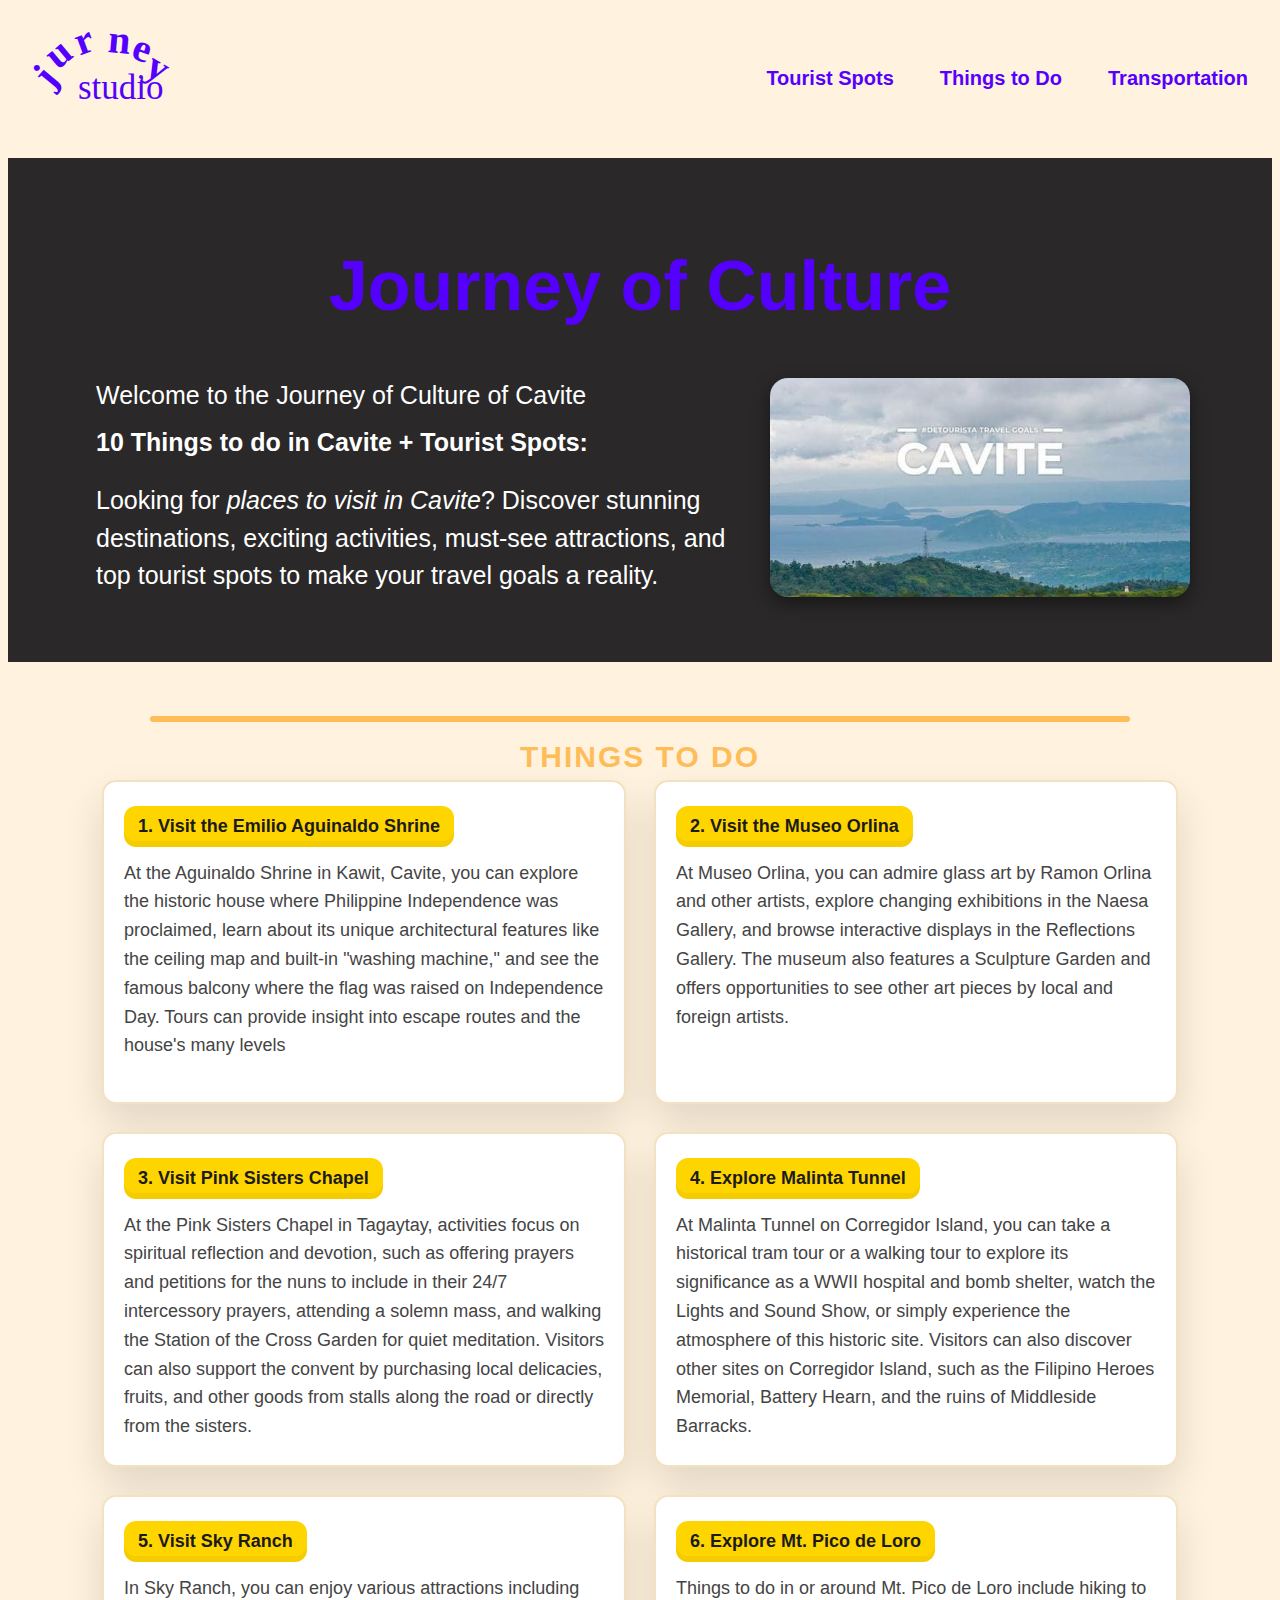
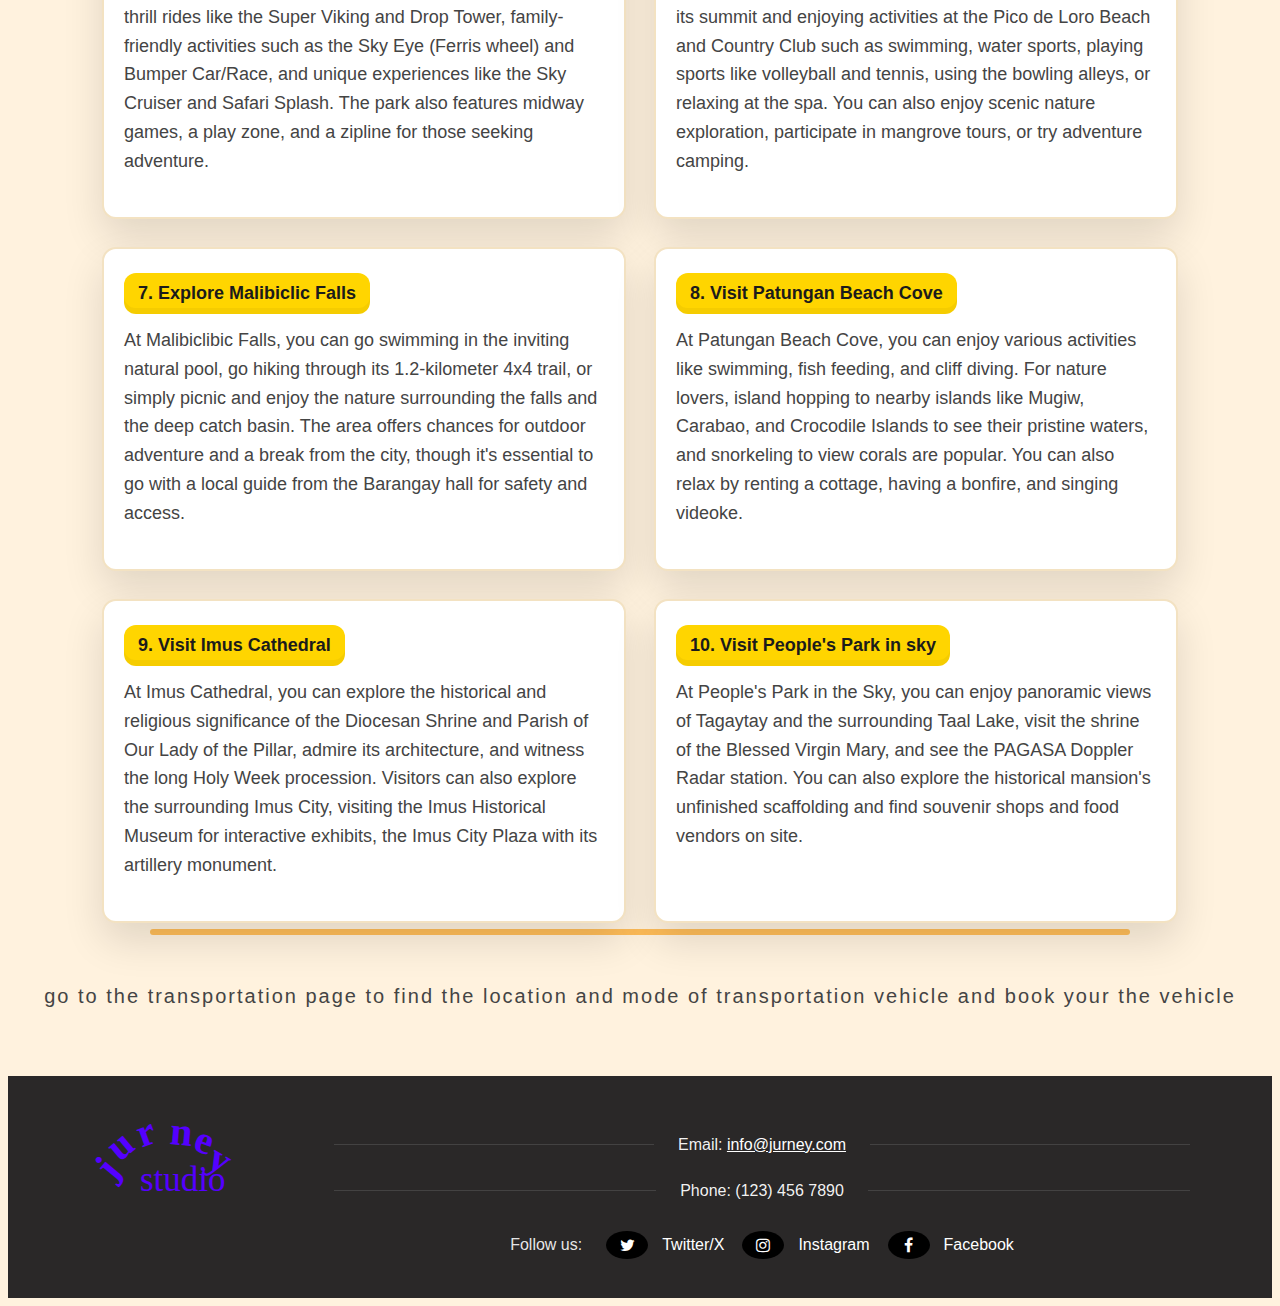
<file: to-do.index.html>
<!DOCTYPE html>
<html lang="en">
<head>
    <meta charset="UTF-8">
    <meta name="viewport" content="width=device-width, initial-scale=1.0">
    <title>TO DO</title>
    <link rel="stylesheet" href="to_do.design.css">
    <link rel="stylesheet" href="https://cdnjs.cloudflare.com/ajax/libs/font-awesome/4.7.0/css/font-awesome.min.css">


</head>
<body>
       <header>
        <div class="grid-container">
          <div class="logo">
            <h1 class="logo-main">
             <span class="char1">j</span>
             <span class="char2">u</span>
             <span class="char3">r</span>
             <span class="char4">n</span>
             <span class="char5">e</span>
             <span class="char6">y</span>
            </h1>
            <p class="logo-sub">studio</p>
           </div>
           <nav class="navbar">
            <a href="https://justin-hi30.github.io/Journey-of-Culture/#">Tourist Spots</a>
            <a href="#">Things to Do</a>
            <a href="#">Transportation</a>
           
          </nav>
      </div>
    </header>
    <main>
        <section class="showcase">
            <h2 class="title">Journey of Culture</h2>
            <div class="showcase-inner">
                <div class="showcase-text">
                    <p class="intro">Welcome to the Journey of Culture of Cavite</p>
                    <h3 class="spot-heading">10 Things to do in Cavite + Tourist Spots:</h3>
                    <p class="muted">Looking for <em>places to visit in Cavite</em>? Discover stunning destinations, exciting activities, must-see attractions, and top tourist spots to make your travel goals a reality.</p>
                </div>
                <div class="showcase-image">
                    <img src="img_cavite.jpg" alt="Cavite-img">
                </div>
            </div>
        </section>
        <section class="things_to_do">
         <h2 class="spots-heading">THINGS TO DO</h2>
         <div class="spots-grid">
                    <article class="spot-card">
                        <div class="spot-content">
                            <h3 class="spot-title"><span class="pill">1. Visit the Emilio Aguinaldo Shrine</span></h3>
                            <p class="spot-desc">At the Aguinaldo Shrine in Kawit, Cavite, you can explore the  historic house where Philippine Independence was proclaimed,  learn about its unique architectural features like the ceiling map  and built-in "washing machine," and see the famous balcony  where the flag was raised on Independence Day. Tours can  provide insight into escape routes and the house's many levels</p>
                        </div>
                    </article>
                    <article class="spot-card">
                        <div class="spot-content">
                            <h3 class="spot-title"><span class="pill">2. Visit the Museo Orlina</span></h3>
                            <p class="spot-desc">At Museo Orlina, you can admire glass art by Ramon Orlina and other artists, explore changing exhibitions in the Naesa Gallery, and browse interactive displays in the Reflections Gallery. The museum also features a Sculpture Garden and offers opportunities to see other art pieces by local and foreign artists.</p>
                        </div>
                    </article>
                      <article class="spot-card">
                        <div class="spot-content">
                            <h3 class="spot-title"><span class="pill">3. Visit Pink Sisters Chapel</span></h3>
                            <p class="spot-desc">At the Pink Sisters Chapel in Tagaytay, activities focus on spiritual reflection and devotion, such as offering prayers and petitions for the nuns to include in their 24/7 intercessory prayers, attending a solemn mass, and walking the Station of the Cross Garden for quiet meditation. Visitors can also support the convent by purchasing local delicacies, fruits, and other goods from stalls along the road or directly from the sisters.</p>
                        </div>
                    </article>
                     <article class="spot-card">
                        <div class="spot-content">
                            <h3 class="spot-title"><span class="pill">4. Explore Malinta Tunnel</span></h3>
                            <p class="spot-desc">At Malinta Tunnel on Corregidor Island, you can take a historical tram tour or a walking tour to explore its significance as a WWII hospital and bomb shelter, watch the Lights and Sound Show, or simply experience the atmosphere of this historic site. Visitors can also discover other sites on Corregidor Island, such as the Filipino Heroes Memorial, Battery Hearn, and the ruins of Middleside Barracks.</p>
                        </div>
                    </article>
                     <article class="spot-card">
                        <div class="spot-content">
                            <h3 class="spot-title"><span class="pill"> 5. Visit Sky Ranch</span></h3>
                            <p class="spot-desc">In Sky Ranch, you can enjoy various attractions including thrill rides like the Super Viking and Drop Tower, family-friendly activities such as the Sky Eye (Ferris wheel) and Bumper Car/Race, and unique experiences like the Sky Cruiser and Safari Splash. The park also features midway games, a play zone, and a zipline for those seeking adventure.</p>
                        </div>
                    </article> 
                    <article class="spot-card">
                        <div class="spot-content">
                            <h3 class="spot-title"><span class="pill"> 6. Explore Mt. Pico de Loro</span></h3>
                            <p class="spot-desc">Things to do in or around Mt. Pico de Loro include hiking to its summit and enjoying activities at the Pico de Loro Beach and Country Club such as swimming, water sports, playing sports like volleyball and tennis, using the bowling alleys, or relaxing at the spa. You can also enjoy scenic nature exploration, participate in mangrove tours, or try adventure camping.</p>
                        </div>
                    </article> 
                    <article class="spot-card">
                        <div class="spot-content">
                            <h3 class="spot-title"><span class="pill">7. Explore Malibiclic Falls</span></h3>
                            <p class="spot-desc">At Malibiclibic Falls, you can go swimming in the inviting natural pool, go hiking through its 1.2-kilometer 4x4 trail, or simply picnic and enjoy the nature surrounding the falls and the deep catch basin. The area offers chances for outdoor adventure and a break from the city, though it's essential to go with a local guide from the Barangay hall for safety and access.</p>
                        </div>
                    </article> 
                    <article class="spot-card">
                        <div class="spot-content">
                            <h3 class="spot-title"><span class="pill"> 8. Visit Patungan Beach Cove</span></h3>
                            <p class="spot-desc">At Patungan Beach Cove, you can enjoy various activities like swimming, fish feeding, and cliff diving. For nature lovers, island hopping to nearby islands like Mugiw, Carabao, and Crocodile Islands to see their pristine waters, and snorkeling to view corals are popular. You can also relax by renting a cottage, having a bonfire, and singing videoke.</p>
                        </div>
                    </article> 
                    <article class="spot-card">
                        <div class="spot-content">
                            <h3 class="spot-title"><span class="pill">9. Visit Imus Cathedral</span></h3>
                            <p class="spot-desc">At Imus Cathedral, you can explore the historical and religious  significance of the Diocesan Shrine and Parish of Our Lady of the  Pillar, admire its architecture, and witness the long Holy Week  procession. Visitors can also explore the surrounding Imus City,  visiting the Imus Historical Museum for interactive exhibits, the  Imus City Plaza with its artillery monument.</p>
                        </div>
                    </article> 
                    <article class="spot-card">
                        <div class="spot-content">
                            <h3 class="spot-title"><span class="pill">10. Visit People's Park in sky</span></h3>
                            <p class="spot-desc">At People's Park in the Sky, you can enjoy panoramic views of  Tagaytay and the surrounding Taal Lake, visit the shrine of the  Blessed Virgin Mary, and see the PAGASA Doppler Radar station.  You can also explore the historical mansion's unfinished  scaffolding and find souvenir shops and food vendors on site.</p>
                        </div>
                    </article>
                </div>
            <div class="outro-heading">
                <p class="outro"> go to the transportation page to find the location and mode of transportation vehicle  and book your the vehicle</p>
                </div>
            </section>
            </main>
            <footer class="site-footer">
            <div class="footer-inner">
           <div class="logo">
            <h1 class="logo-main">
             <span class="char1">j</span>
             <span class="char2">u</span>
             <span class="char3">r</span>
             <span class="char4">n</span>
             <span class="char5">e</span>
             <span class="char6">y</span>
            </h1>
            <p class="logo-sub">studio</p>
           </div>
                <div class="footer-contact">
                    <div class="contact-line"><span>Email: <a href="mailto:info@jurney.com">info@jurney.com</a></span></div>
                    <div class="contact-line"><span>Phone: (123) 456 7890</span></div>
                    <div class="social">
                        <span class="follow">Follow us:</span>
                            <a class="social-link" href="#" aria-label="Twitter/X">
                                <i class="fa fa-twitter"></i>
                                Twitter/X
                            </a>
                            <a class="social-link" href="#" aria-label="Instagram">
                                <i class="fa fa-instagram"></i>
                                Instagram
                            </a>
                            <a class="social-link" href="#" aria-label="Facebook">
                                <i class="fa fa-facebook"></i>
                                Facebook
                            </a>
                    </div>
                </div>
               </div>
            </footer>
</body>
</html>
</file>
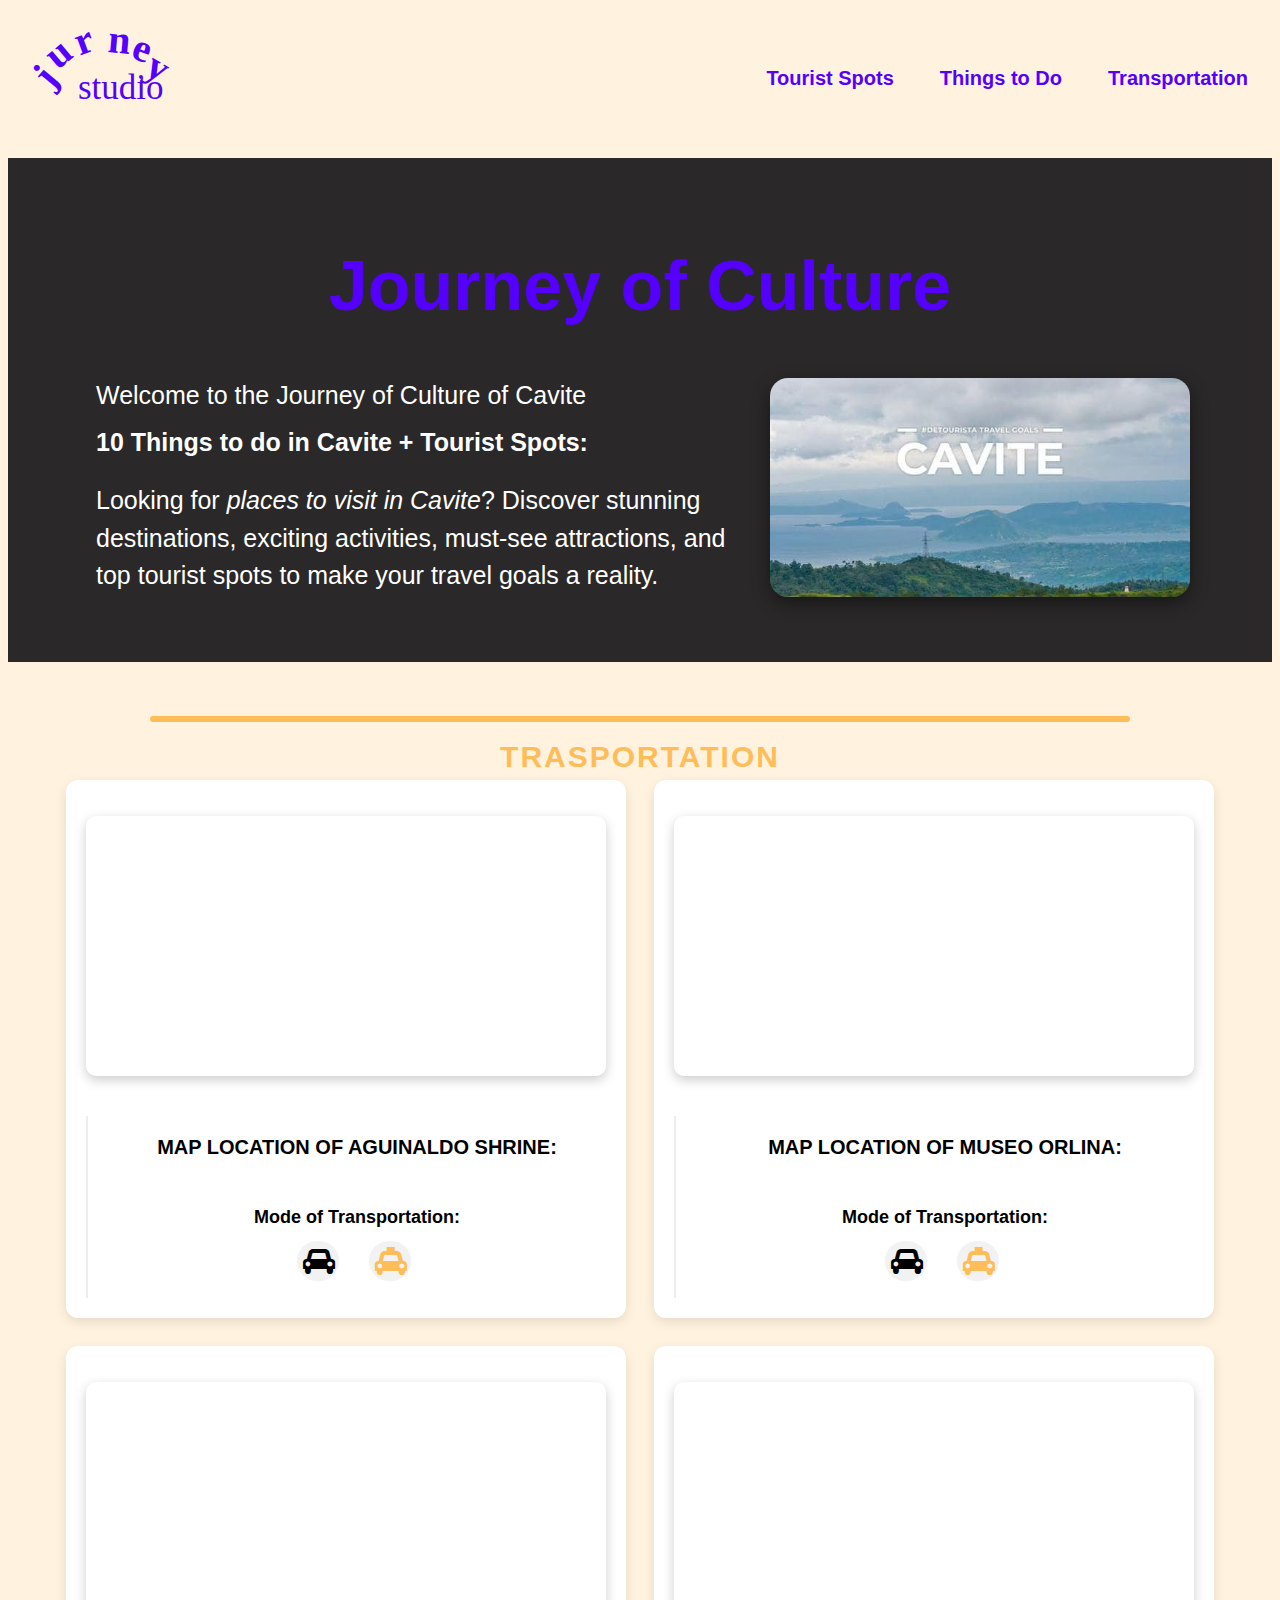
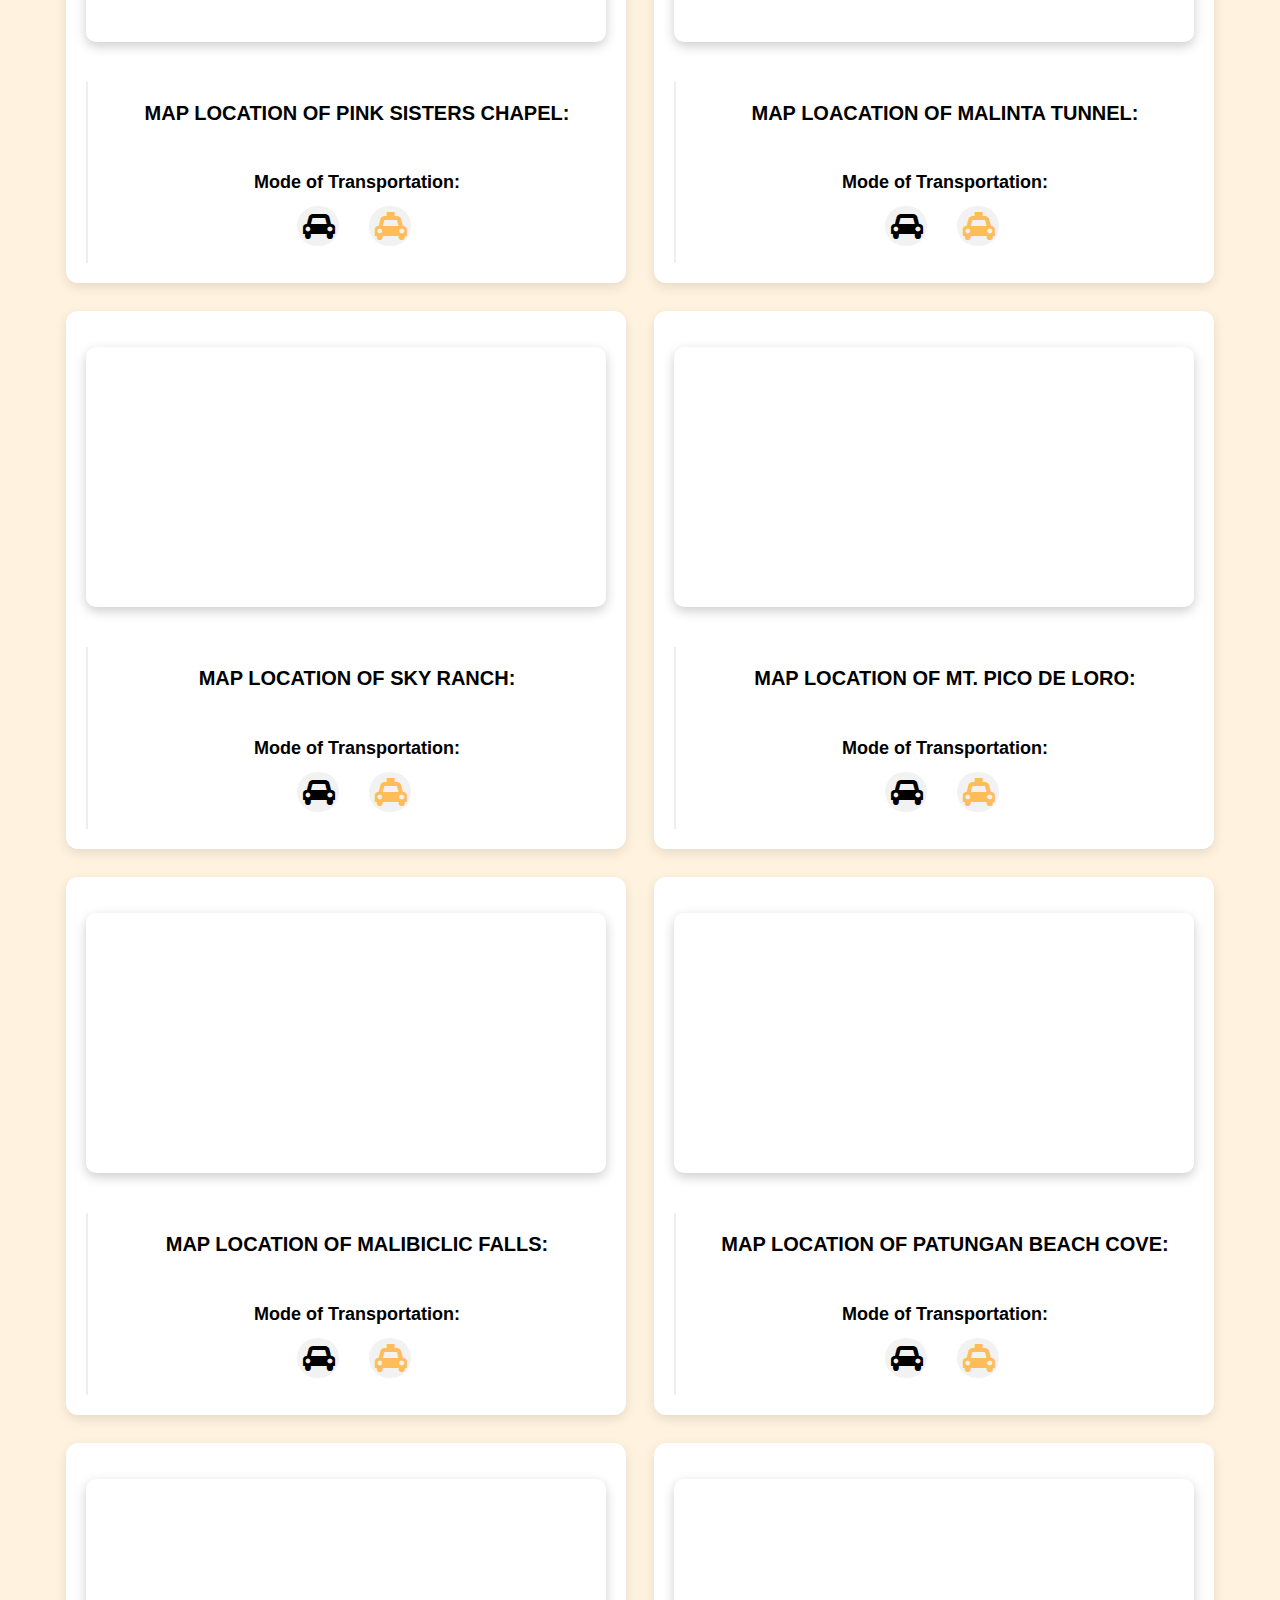
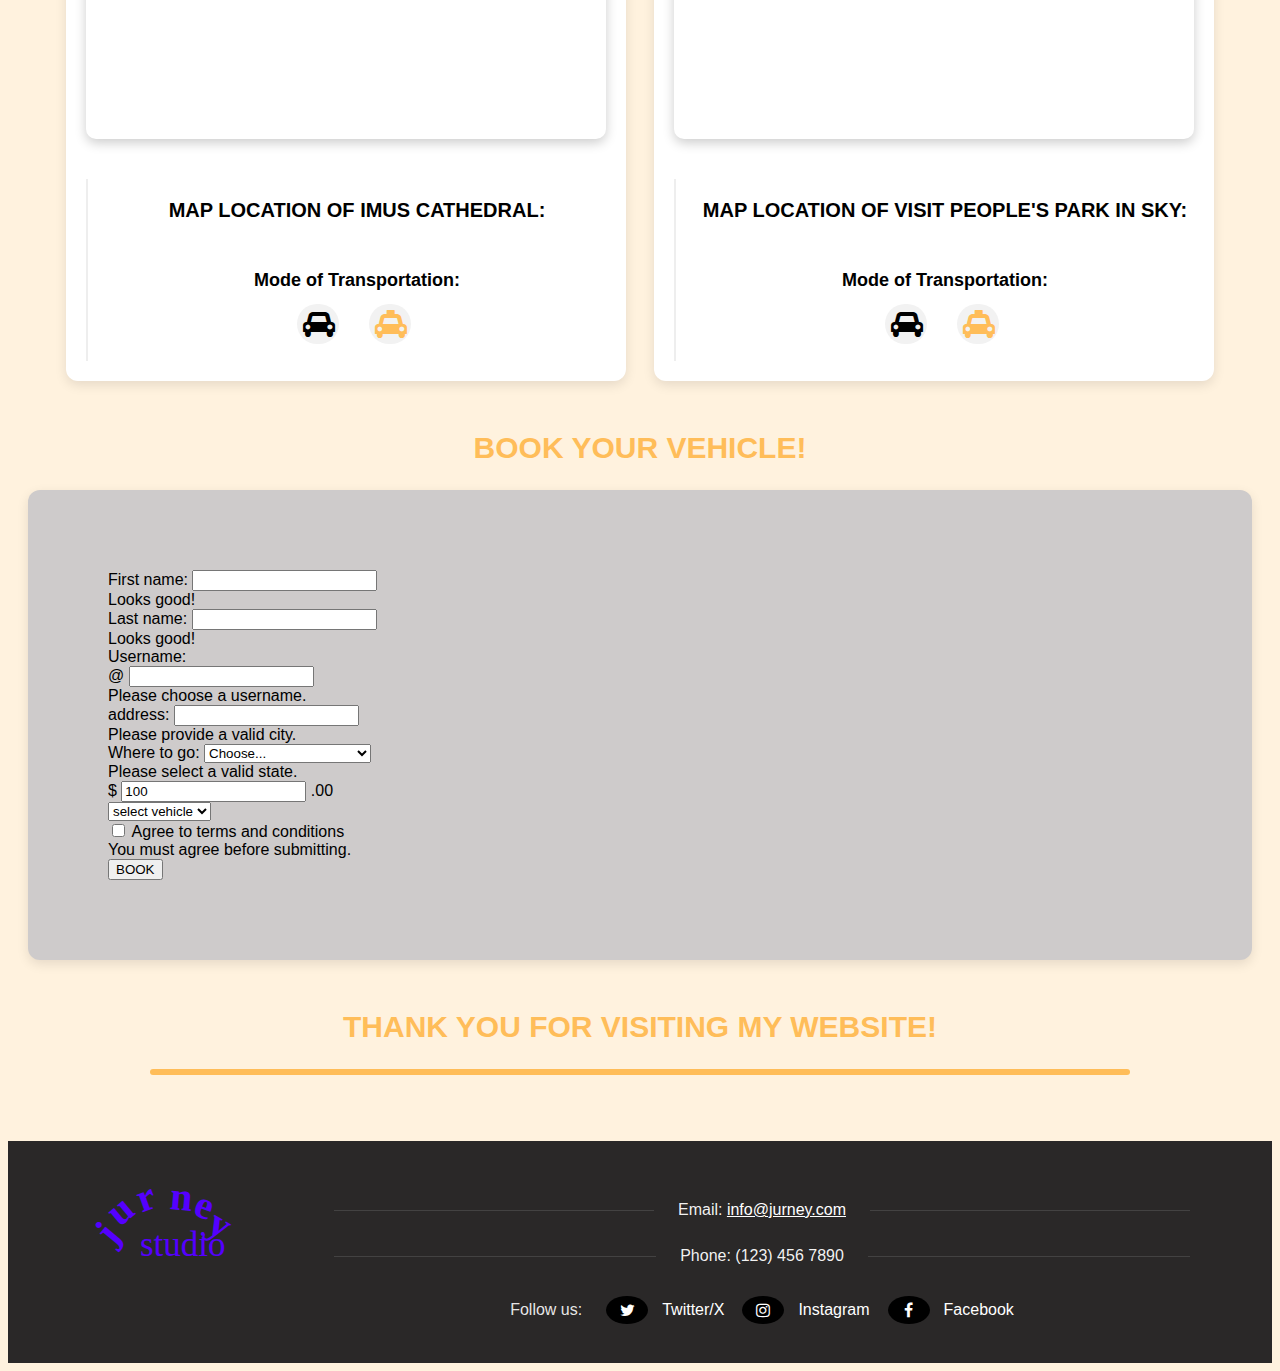
<file: transfortion.index.html>
<!DOCTYPE html>
<html lang="en">

<head>
    <meta charset="UTF-8">
    <meta name="viewport" content="width=device-width, initial-scale=1.0">
    <title>TRANSFORTION</title>
    <link rel="stylesheet" href="transfotion-desing.css">
    <link rel="stylesheet" href="https://cdnjs.cloudflare.com/ajax/libs/font-awesome/4.7.0/css/font-awesome.min.css">

</head>

<body>
    <header class="header ">
        <div class="grid-container">
            <div class="logo">
                <h1 class="logo-main">
                    <span class="char1">j</span>
                    <span class="char2">u</span>
                    <span class="char3">r</span>
                    <span class="char4">n</span>
                    <span class="char5">e</span>
                    <span class="char6">y</span>
                </h1>
                <p class="logo-sub">studio</p>
            </div>
            <nav class="navbar">
                <a href="index.html">Tourist Spots</a>
                <a href="to-do.index.html">Things to Do</a>
                <a href="#">Transportation</a>

            </nav>
        </div>
    </header>
    <main>
        <section class="showcase">
            <h2 class="title">Journey of Culture</h2>
            <div class="showcase-inner">
                <div class="showcase-text">
                    <p class="intro">Welcome to the Journey of Culture of Cavite</p>
                    <h3 class="spot-heading">10 Things to do in Cavite + Tourist Spots:</h3>
                    <p class="muted">Looking for <em>places to visit in Cavite</em>? Discover stunning destinations,
                        exciting activities, must-see attractions, and top tourist spots to make your travel goals a
                        reality.</p>
                </div>
                <div class="showcase-image">
                    <img src="img_cavite.jpg" alt="Cavite-img">
                </div>
            </div>
        </section>
        <section class="things_to_do">
            <h2 class="trans-heading">Trasportation</h2>
            <div class="spots-grid">
                <article class="spot-card">
                    <div class="map-container">
                        <iframe
                            src="https://www.google.com/maps/embed?pb=!1m18!1m12!1m3!1d3672.516621190648!2d120.90695199999999!3d14.4450942!2m3!1f0!2f0!3f0!3m2!1i1024!2i768!4f13.1!3m3!1m2!1s0x3397d2b0066cc2e3%3A0x886b4bb2f5360f36!2sAguinaldo%20Shrine%20(Museo%20ni%20Emilio%20Aguinaldo)!5e1!3m2!1sen!2sph!4v1771494409615!5m2!1sen!2sph"
                            allowfullscreen="" loading="lazy" referrerpolicy="no-referrer-when-downgrade"></iframe>
                    </div>
                    <div class="spot-details">
                        <h3 class="spot-title">MAP LOCATION OF AGUINALDO SHRINE:</h3>
                        <div class="transport-modes">
                            <h4>Mode of Transportation:</h4>
                            <div class="icons">
                                <span class="fa fa-car" aria-hidden="true"></span>
                                <span class="fa fa-taxi" aria-hidden="true"></span>
                            </div>
                        </div>

                    </div>
                </article>
                <article class="spot-card">
                    <div class="map-container"><iframe
                            src="https://www.google.com/maps/embed?pb=!1m14!1m8!1m3!1d3677.7421297227206!2d120.9778948!3d14.1251424!3m2!1i1024!2i768!4f13.1!3m3!1m2!1s0x33bd79f7ee61bdc9%3A0xfd2160515d1356c8!2sMuseo%20Orlina!5e1!3m2!1sen!2sph!4v1771495299824!5m2!1sen!2sph"
                            width="600" height="450" style="border:0;" allowfullscreen="" loading="lazy"
                            referrerpolicy="no-referrer-when-downgrade"></iframe>
                    </div>
                    <div class="spot-details">
                        <h3 class="spot-title">map location of Museo Orlina:</h3>
                        <div class="transport-modes">
                            <h4>Mode of Transportation:</h4>
                            <div class="icons">
                                <span class="fa fa-car" aria-hidden="true"></span>
                                <span class="fa fa-taxi" aria-hidden="true"></span>
                            </div>
                        </div>

                    </div>
                </article>

                <article class="spot-card">
                    <div class="map-container"><iframe
                            src="https://www.google.com/maps/embed?pb=!1m14!1m8!1m3!1d3677.721813162132!2d120.960048!3d14.1264001!3m2!1i1024!2i768!4f13.1!3m3!1m2!1s0x33bd79dd0f8edfab%3A0x8cd3bfa18cfba9a6!2sPink%20Sisters&#39;%20Convent%20and%20Chapel!5e1!3m2!1sen!2sph!4v1771495934889!5m2!1sen!2sph"
                            width="600" height="450" style="border:0;" allowfullscreen="" loading="lazy"
                            referrerpolicy="no-referrer-when-downgrade"></iframe></div>
                    <div class="spot-details">
                        <h3 class="spot-title">map location of Pink Sisters Chapel:</h3>
                        <div class="transport-modes">
                            <h4>Mode of Transportation:</h4>
                            <div class="icons">
                                <span class="fa fa-car" aria-hidden="true"></span>
                                <span class="fa fa-taxi" aria-hidden="true"></span>
                            </div>
                        </div>

                    </div>
                </article>


                <article class="spot-card">
                    <div class="map-container"><iframe
                            src="https://www.google.com/maps/embed?pb=!1m18!1m12!1m3!1d3673.4537116731003!2d120.59063230000001!3d14.388229899999999!2m3!1f0!2f0!3f0!3m2!1i1024!2i768!4f13.1!3m3!1m2!1s0x33962110a18f6287%3A0xd2ff9507d8090ec7!2sMalinta%20Tunnel%2C%20Barangay%208%20(Manuel%20S.%20Rojas)%2C%20Cavite!5e1!3m2!1sen!2sph!4v1771496245570!5m2!1sen!2sph"
                            width="600" height="450" style="border:0;" allowfullscreen="" loading="lazy"
                            referrerpolicy="no-referrer-when-downgrade"></iframe></div>
                    <div class="spot-details">
                        <h3 class="spot-title">map loacation of Malinta Tunnel:</h3>
                        <div class="transport-modes">
                            <h4>Mode of Transportation:</h4>
                            <div class="icons">
                                <span class="fa fa-car" aria-hidden="true"></span>
                                <span class="fa fa-taxi" aria-hidden="true"></span>
                            </div>
                        </div>

                    </div>
                </article>
                

                <article class="spot-card">
                    <div class="map-container"><iframe src="https://www.google.com/maps/embed?pb=!1m14!1m8!1m3!1d939619.1325103471!2d120.1588768!3d14.5735016!3m2!1i1024!2i768!4f13.1!3m3!1m2!1s0x33bd77a14f49e41d%3A0x555aea0065b768e5!2sSky%20Ranch!5e1!3m2!1sen!2sph!4v1771496510246!5m2!1sen!2sph" width="600" height="450" style="border:0;" allowfullscreen="" loading="lazy" referrerpolicy="no-referrer-when-downgrade"></iframe></div>
                    <div class="spot-details">
                        <h3 class="spot-title">map location of Sky Ranch:</h3>
                        <div class="transport-modes">
                            <h4>Mode of Transportation:</h4>
                            <div class="icons">
                                <span class="fa fa-car" aria-hidden="true"></span>
                                <span class="fa fa-taxi" aria-hidden="true"></span>
                            </div>
                        </div>

                    </div>
                </article>
                

                <article class="spot-card">
                    <div class="map-container"><iframe src="https://www.google.com/maps/embed?pb=!1m18!1m12!1m3!1d14705.218430068038!2d120.64619059999998!3d14.2138634!2m3!1f0!2f0!3f0!3m2!1i1024!2i768!4f13.1!3m3!1m2!1s0x33bd8eed80b78615%3A0xaf5b4790634b87ba!2sMt.%20Pico%20De%20Loro!5e1!3m2!1sen!2sph!4v1771496591516!5m2!1sen!2sph" width="600" height="450" style="border:0;" allowfullscreen="" loading="lazy" referrerpolicy="no-referrer-when-downgrade"></iframe></div>
                    <div class="spot-details">
                        <h3 class="spot-title">map location of Mt. Pico de Loro:</h3>
                        <div class="transport-modes">
                            <h4>Mode of Transportation:</h4>
                            <div class="icons">
                                <span class="fa fa-car" aria-hidden="true"></span>
                                <span class="fa fa-taxi" aria-hidden="true"></span>
                            </div>
                        </div>

                    </div>
                </article>
                

                <article class="spot-card">
                    <div class="map-container"><iframe src="https://www.google.com/maps/embed?pb=!1m18!1m12!1m3!1d3676.297532735951!2d120.7782945!3d14.214298699999999!2m3!1f0!2f0!3f0!3m2!1i1024!2i768!4f13.1!3m3!1m2!1s0x33bd843d1ef9fd71%3A0x9446f9b17f930f97!2sMalibik-libik%20Falls!5e1!3m2!1sen!2sph!4v1771496766090!5m2!1sen!2sph" width="600" height="450" style="border:0;" allowfullscreen="" loading="lazy" referrerpolicy="no-referrer-when-downgrade"></iframe></div>
                    <div class="spot-details">
                        <h3 class="spot-title">map location of Malibiclic Falls:</h3>
                        <div class="transport-modes">
                            <h4>Mode of Transportation:</h4>
                            <div class="icons">
                                <span class="fa fa-car" aria-hidden="true"></span>
                                <span class="fa fa-taxi" aria-hidden="true"></span>
                            </div>
                        </div>

                    </div>
                </article>
                

                <article class="spot-card">
                    <div class="map-container"><iframe src="https://www.google.com/maps/embed?pb=!1m18!1m12!1m3!1d3676.156277962909!2d120.62206805000001!3d14.222987150000002!2m3!1f0!2f0!3f0!3m2!1i1024!2i768!4f13.1!3m3!1m2!1s0x33bd8e9e78bacb21%3A0xc6924a55a7210874!2sPatungan%20Cove!5e1!3m2!1sen!2sph!4v1771496862756!5m2!1sen!2sph" width="600" height="450" style="border:0;" allowfullscreen="" loading="lazy" referrerpolicy="no-referrer-when-downgrade"></iframe></div>
                    <div class="spot-details">
                        <h3 class="spot-title">map location of Patungan Beach Cove:</h3>
                        <div class="transport-modes">
                            <h4>Mode of Transportation:</h4>
                            <div class="icons">
                                <span class="fa fa-car" aria-hidden="true"></span>
                                <span class="fa fa-taxi" aria-hidden="true"></span>
                            </div>
                        </div>

                    </div>
                </article>
                

                <article class="spot-card">
                    <div class="map-container"><iframe src="https://www.google.com/maps/embed?pb=!1m14!1m8!1m3!1d3672.7738160893355!2d120.9348631!3d14.429509!3m2!1i1024!2i768!4f13.1!3m3!1m2!1s0x3397d2f49e2d502d%3A0xd32bcd932914f10f!2sDiocesan%20Shrine%20and%20Cathedral%20Parish%20of%20Our%20Lady%20of%20the%20Pillar%20(Imus%20Cathedral)!5e1!3m2!1sen!2sph!4v1771497083700!5m2!1sen!2sph" width="600" height="450" style="border:0;" allowfullscreen="" loading="lazy" referrerpolicy="no-referrer-when-downgrade"></iframe></div>
                    <div class="spot-details">
                        <h3 class="spot-title"> map location of Imus Cathedral:</h3>
                        <div class="transport-modes">
                            <h4>Mode of Transportation:</h4>
                            <div class="icons">
                                <span class="fa fa-car" aria-hidden="true"></span>
                                <span class="fa fa-taxi" aria-hidden="true"></span>
                            </div>
                        </div>

                    </div>
                </article>

                <article class="spot-card">
                    <div class="map-container"><iframe src="https://www.google.com/maps/embed?pb=!1m18!1m12!1m3!1d3677.4750591474753!2d121.0219444!3d14.1416667!2m3!1f0!2f0!3f0!3m2!1i1024!2i768!4f13.1!3m3!1m2!1s0x33bd7a50279ccecb%3A0xa2d2549c452ac1e8!2sPeople&#39;s%20Park%20in%20the%20Sky!5e1!3m2!1sen!2sph!4v1771497160752!5m2!1sen!2sph" width="600" height="450" style="border:0;" allowfullscreen="" loading="lazy" referrerpolicy="no-referrer-when-downgrade"></iframe></div>
                    <div class="spot-details">
                        <h3 class="spot-title"> map location of Visit People's Park in sky:</h3>
                        <div class="transport-modes">
                            <h4>Mode of Transportation:</h4>
                            <div class="icons">
                                <span class="fa fa-car" aria-hidden="true"></span>
                                <span class="fa fa-taxi" aria-hidden="true"></span>
                            </div>
                        </div>

                    </div>
                </article>
            </div>
            <h2 class="outro">book your vehicle!</h2>

<article class="tran-card"> <form class="row g-3 needs-validation" novalidate>
  <div class="col-md-4">
    <label for="validationCustom01" class="form-label">First name:</label>
    <input type="text" class="form-control" id="validationCustom01" value="" required>
    <div class="valid-feedback">
      Looks good!
    </div>
  </div>
  <div class="col-md-4">
    <label for="validationCustom02" class="form-label">Last name:</label>
    <input type="text" class="form-control" id="validationCustom02" value="" required>
    <div class="valid-feedback">
      Looks good!
    </div>
  </div>
  <div class="col-md-4">
    <label for="validationCustomUsername" class="form-label">Username:</label>
    <div class="input-group has-validation">
      <span class="input-group-text" id="inputGroupPrepend">@</span>
      <input type="text" class="form-control" id="validationCustomUsername" aria-describedby="inputGroupPrepend" required>
      <div class="invalid-feedback">
        Please choose a username.
      </div>
    </div>
  </div>
  <div class="col-md-6">
    <label for="validationCustom03" class="form-label">address:</label>
    <input type="text" class="form-control" id="validationCustom03" required>
    <div class="invalid-feedback">
      Please provide a valid city.
    </div>
  </div>
  <div class="col-md-3">
    <label for="validationCustom04" class="form-label">Where to go:</label>
    <select class="form-select" id="validationCustom04" required>
      <option selected disabled value="">Choose...</option>
      <option>Emilio Aguinaldo Shrine</option>
        <option>Museo Orlina</option>
        <option>Pink Sisters Chapel</option>
        <option>Malinta Tunnel</option>
        <option>Sky Ranch</option>
        <option>Mt. Pico de Loro</option>
        <option>Malibiclic Falls</option>
        <option>Patungan Beach Cove</option>
        <option>Imus Cathedral</option>
        <option>People's Park in the Sky</option>
    </select>
    <div class="invalid-feedback">
      Please select a valid state.
    </div>
  </div>
  <div class="input-group mb-3">
  <span class="input-group-text">$</span>
  <input type="text" class="form-control" value="100 " aria-label="Amount (to the nearest dollar)">
  <span class="input-group-text">.00</span>
</div>
  </div>
  <select class="form-select" aria-label="Default select example">
  <option selected>select vehicle</option>
  <option value="1">car</option>
  <option value="2">motor</option>
  <option value="3">van</option>
</select>
  <div class="col-12">
    <div class="form-check">
      <input class="form-check-input" type="checkbox" value="" id="invalidCheck" required>
      <label class="form-check-label" for="invalidCheck">
        Agree to terms and conditions
      </label>
      <div class="invalid-feedback">
        You must agree before submitting.
      </div>
    </div>
  </div>
  <div class="col-12">
    <button class="btn btn-primary" type="submit" onclick="alert('Booking submitted!')">BOOK</button>
  </div>
</form> </article>
            <div class="outro-heading">
                

                <h2 class="outro">thank you for visiting my website!</h2>
            </div>
        </section>
    </main>
    <footer class="site-footer">
        <div class="footer-inner">
            <div class="logo">
                <h1 class="logo-main">
                    <span class="char1">j</span>
                    <span class="char2">u</span>
                    <span class="char3">r</span>
                    <span class="char4">n</span>
                    <span class="char5">e</span>
                    <span class="char6">y</span>
                </h1>
                <p class="logo-sub">studio</p>
            </div>
            <div class="footer-contact">
                <div class="contact-line"><span>Email: <a href="mailto:info@jurney.com">info@jurney.com</a></span></div>
                <div class="contact-line"><span>Phone: (123) 456 7890</span></div>
                <div class="social">
                    <span class="follow">Follow us:</span>
                    <a class="social-link" href="#" aria-label="Twitter/X">
                        <i class="fa fa-twitter"></i>
                        Twitter/X
                    </a>
                    <a class="social-link" href="#" aria-label="Instagram">
                        <i class="fa fa-instagram"></i>
                        Instagram
                    </a>
                    <a class="social-link" href="#" aria-label="Facebook">
                        <i class="fa fa-facebook"></i>
                        Facebook
                    </a>
                </div>
            </div>
        </div>
    </footer>
    


</html>
</file>
<file: design.css>
body{
    background-color:#fff2de;
    font-family: Arial, sans-serif;      
}

@font-face {
    font-family: "Distillery Strong W00 Regular";
    src: url("https://db.onlinewebfonts.com/t/b741399e65212214a65785c0e777b3e2.eot");
    src: url("https://db.onlinewebfonts.com/t/b741399e65212214a65785c0e777b3e2.eot?#iefix")format("embedded-opentype"),
    url("https://db.onlinewebfonts.com/t/b741399e65212214a65785c0e777b3e2.woff2")format("woff2"),
    url("https://db.onlinewebfonts.com/t/b741399e65212214a65785c0e777b3e2.woff")format("woff"),
    url("https://db.onlinewebfonts.com/t/b741399e65212214a65785c0e777b3e2.ttf")format("truetype"),
    url("https://db.onlinewebfonts.com/t/b741399e65212214a65785c0e777b3e2.svg#Distillery Strong W00 Regular")format("svg");
}

    @font-face {
    font-family: "MoonTime";
    src: url("https://db.onlinewebfonts.com/t/657bc16f9d9e1138aedc238e69ff1983.eot");
    src: url("https://db.onlinewebfonts.com/t/657bc16f9d9e1138aedc238e69ff1983.eot?#iefix")format("embedded-opentype"),
    url("https://db.onlinewebfonts.com/t/657bc16f9d9e1138aedc238e69ff1983.woff2")format("woff2"),
    url("https://db.onlinewebfonts.com/t/657bc16f9d9e1138aedc238e69ff1983.woff")format("woff"),
    url("https://db.onlinewebfonts.com/t/657bc16f9d9e1138aedc238e69ff1983.ttf")format("truetype"),
    url("https://db.onlinewebfonts.com/t/657bc16f9d9e1138aedc238e69ff1983.svg#MoonTime")format("svg");
}

.header{
    width: 100%;
}
header{
    width:100%;
    box-sizing: border-box;
    padding: 10px 20px;
    margin: 0;
}
.grid-container{
    display: grid;
    
    grid-template-columns: minmax(140px,220px)  1fr;
    align-items: center;
    gap: 16px;
    width: 100%;
}
.navbar{
    display: flex;
    gap: 28px;
    justify-self:right;
    margin-bottom: 10px;
}
.navbar a{
    color: #5500ff;
    font-weight: 600;
    font-size: 30px;
    margin-left: 0;  
    text-decoration: none;
    padding: 6px 4px;
    position: relative;
}
.navbar a::after{
    content: '';
    position: absolute;
    left: 0; right: 0; bottom: -6px;
    height: 3px;
    background: transparent;
    transition: .18s ease;
    border-radius:3px;
}
.navbar a:hover::after{ background: rgba(85,0,255,0.18); }
.navbar a:focus{ outline: none; }
.navbar a{
    color: #5500ff;
    font-weight: bold;
    font-size: 20px ;
    margin-left: 10px;


}


.logo{
    display:flex;
    align-items:center;
    gap:0;
    flex-direction:row;
    justify-self: start;
    text-align: left;
    margin-bottom: -10px;
}

.logo-main{
    font-family:"Distillery Strong W00 Regular";
    position:relative;
    width:140px;
    height:140px;
    border-radius:50%;
    display:inline-block;
    margin:0;
    padding:0;
    line-height:1;
    box-sizing:border-box;
}

.logo-main span{
    position:absolute;
    left:50%;
    top:50%;
    transform-origin:0 0;
    display:inline-block;
  
    font-size:40px;
    color:#5500ff;
}
.char1{ transform: rotate(-75deg) translateY(-75px) rotate(25deg); }
.char2{ transform: rotate(-55deg) translateY(-75px) rotate(15deg); }
.char3{ transform: rotate(-25deg) translateY(-70px) rotate(5deg); }
.char4{ transform: rotate(10deg) translateY(-70px) rotate(-5deg); }
.char5{ transform: rotate(35deg) translateY(-75px) rotate(-15deg); }
.char6{ transform: rotate(55deg) translateY(-75px) rotate(-25deg); }

.logo-sub{
     padding: 0;
     font-family: "MoonTime";
    font-size: 35px;
    color: #5500ff;
    margin-left: -90px;
}

@media (max-width: 520px){
   
    .grid-container{ grid-template-columns: 1fr o.5fr; gap: 1px; }
    .logo{ justify-self: start; }
    .navbar{ justify-self:center; flex-direction: column; align-items: center; gap: 5px; }
    .navbar a{ font-size: 18px; }
}


.showcase{
    background:#2a2828; 
    color: #fff;
    padding: 30px 20px;
    border: 30px  30px  solid black;
}
.showcase .title{
    text-align: center;
    color: #5500ff; 
    font-size:70px;
    margin-bottom: 18px;
}
.showcase-inner{
    max-width:1100px;
    margin: 0 auto;
    display: grid;
    grid-template-columns: 1fr 420px;
    gap: 28px;
    align-items: center;
}
.showcase-text{ padding: 12px 6px; }
.showcase-text .intro{
    font-size:25px;
    color: #ffffff;
    margin-bottom: 18px;
}
.spot-heading{
    font-size:25px;
    color:#ffffff;
    margin: 8px 0 12px 0;
}
.muted{
    color: #ffffff;
    line-height:1.5;
    font-size: 25px;
}
.showcase-image img{
    width:100%;
    height:auto;
    border-radius:18px;
    display:block;
    box-shadow: 0 6px 18px rgba(0,0,0,0.45);
}
.things_to_do{
    background:#fff2de;
    padding: 48px 20px;
}
.spots-heading{
    text-align:center;
    color:#ffbd59;
    font-size:30px;
    letter-spacing:2px;
    text-transform:uppercase;
    margin:6px 0 6px 0;
}
.spots-heading::before{
    content: '';
    display:block;
    height:6px; 
    background:#ffbd59; 
    width:80%;
    margin: 0 auto 18px auto; 
    border-radius:10px;
}
.spots-inner{
    max-width:1100px;
    margin:0 auto;
}
.spots-grid{
    display:flex;
    flex-wrap: wrap;
    gap:28px;
    align-items:stretch;
    justify-content: center;
}
.spot-card{
    background:#fff;
    border-radius:14px;
    overflow:hidden;
    box-shadow: 0 18px 40px rgba(0,0,0,0.12);
    transform: translateY(0);
    display: flex;
    flex-direction: raw;
    height: 100%;
    min-height: 320px;
    border: 2px solid #f3e2c2;
    flex: 1 1 calc(50% - 14px);
    max-width: 480px;
}
.spot-content{
    padding:24px 20px;
    flex: 1 1 auto;
    display: flex;
    flex-direction: column;
    justify-content: flex-start;
}
.pill{
    display:inline-block;
    background:#ffd500;
    padding:10px 14px;
    border-radius:12px;
    font-weight:700;
    color:#1b1b1b;
    box-shadow: inset 0 -6px 0 rgba(0,0,0,0.04);
    
}
.spot-title{
    margin:0;
    font-size: 18px;
}
.spot-desc{ 
    color:#444; 
    line-height:1.6; 
    margin:12px 0 0 0;
    font-size: 18px;
}
.spot-card:hover{ 
    transform: translateY(-8px); 
    box-shadow: 0 28px 60px rgba(0,0,0,0.18); 
}
.spot-heading{
    font-size:25px;
    color:#ffffff;
    margin: 8px 0 12px 0;
}
.site-footer{
    background:#2a2828;
    color:#fff;
    padding:34px 20px;
}
.footer-inner{
    max-width:1100px;
    margin:0 auto;
    display:grid;
    grid-template-columns: 220px 1fr;
    gap:24px;
    align-items:start;
}
.footer-logo .small-logo{
    font-family: "Distillery Strong W00 Regular";
    color:#5d7bff;
    font-size:36px;
    margin:0 0 6px 0;
}
.footer-logo .logo-sub{
    color:#5d7bff;
    font-family: "MoonTime";
    font-size:18px;
    margin-top:2px;
}
.footer-contact{ padding-top:6px; }
.contact-line{
    display:flex;
    align-items:center;
    gap:12px;
    color:rgba(255,255,255,0.9);
    margin:12px 0;
    position:relative;
}
.contact-line::before, .contact-line::after{
    content:'';
    flex:1 1 auto;
    height:1px;
    background: rgba(255,255,255,0.12);
}
.contact-line span{ padding:8px 12px; background:transparent; color:rgba(255,255,255,0.95); }
.contact-line a{ color:#ffffff; text-decoration:underline; }
.social{ display:flex; align-items:center; gap:18px; margin-top:18px; justify-self:center; flex-wrap:nowrap; }
.follow{ margin-right:6px; color:rgba(255,255,255,0.9); }
.social-link{ color:#fff; text-decoration:none; display:flex; align-items:center; gap:8px; white-space:nowrap; }
.soc-icon{ width:34px; height:34px; }
.social-label{ text-decoration:underline; color:#fff; }
.fa {
    padding: 6px;
    font-size: 18px;
    width: 30px;
    text-align: center;
    text-decoration: none;
    margin: 5px 6px 5px 0;
    border-radius: 50%;
}
.fa:hover { opacity: 0.85; }
.fa-facebook { background: #000000; color: white; }
.fa-twitter { background: #000000; color: white; }
.fa-instagram { background: #000000; color: white; }
.social-label{ text-decoration:underline; color:#fff; }
  


@media (min-width: 1200px){
    .spot-card{
        flex: 1 1 calc(50% - 14px);
        max-width: 520px;
    }
    .spots-grid{
        gap:28px;
    }
}

@media (max-width: 1199px) and (min-width: 768px){
    .spot-card{
        flex: 1 1 calc(50% - 14px);
    }
    .showcase .title{
        font-size: 48px;
    }
    .showcase-text .intro{
        font-size: 20px;
    }
    .spot-heading{
        font-size: 20px;
    }
    .muted{
        font-size: 18px;
    }
}


@media (max-width: 767px){
    .spot-card{
        flex: 1 1 100%;
        min-height: 300px;
    }
    .spots-grid{
        gap:20px;
    }
    .things_to_do{
        padding: 32px 16px;
    }
    .spots-heading{
        font-size: 24px;
    }
    .spots-heading::before{
        width: 90%;
    }
    .spot-content{
        padding: 18px 16px;
    }
    .pill{
        font-size: 14px;
        padding: 8px 12px;
    }
    .spot-title{
        font-size: 16px;
    }
    .spot-desc{
        font-size: 14px;
        line-height: 1.5;
    }
    .showcase .title{
        font-size: 36px;
    }
    .showcase-text .intro{
        font-size: 18px;
    }
    .spot-heading{
        font-size: 18px;
    }
    .muted{
        font-size: 16px;
    }
    .showcase-inner{
        grid-template-columns: 1fr;
        gap: 20px;
    }
}


@media (max-width: 479px){
    .spot-card{
        flex: 1 1 100%;
        min-height: 280px;
    }
    .spots-grid{
        gap: 16px;
    }
    .things_to_do{
        padding: 24px 12px;
    }
    .spots-inner{
        padding: 0 8px;
    }
    .spots-heading{
        font-size: 22px;
        letter-spacing: 1px;
    }
    .spots-heading::before{
        width: 100%;
        margin: 0 auto 12px auto;
    }
    .spot-content{
        padding: 16px 14px;
    }
    .pill{
        font-size: 13px;
        padding: 7px 10px;
        display: block;
        margin-bottom: 8px;
    }
    .spot-title{
        font-size: 15px;
        margin: 0;
    }
    .spot-desc{
        font-size: 13px;
        line-height: 1.5;
        margin-top: 8px;
    }
    .showcase .title{
        font-size: 28px;
        margin-bottom: 12px;
    }
    .showcase-text .intro{
        font-size: 16px;
    }
    .spot-heading{
        font-size: 16px;
    }
    .muted{
        font-size: 14px;
    }
    header{
        padding: 8px 12px;
    }
    .navbar a{
        font-size: 16px;
    }
    .logo-main{
        width: 100px;
        height: 100px;
    }
    .logo-main span{
        font-size: 32px;
    }
    .logo-sub{
        font-size: 24px;
        margin-left: -60px;
    }
}

@media (max-width:720px){
    .footer-inner{ grid-template-columns: 1fr; text-align:center; }
    .contact-line::before, .contact-line::after{ display:none; }
    .contact-line{ justify-content:center; }
    .footer-logo{ margin-bottom:12px; }
    .social{ flex-wrap:wrap; justify-content:center; gap:12px; }
}

.outro{
    font-size: 20px;
    color: #444;
    text-align: center;
    margin-top: 50px;
}
 .outro-heading{
    text-align:center;
    color:#ffbd59;
    letter-spacing:2px;
    margin:6px 0 6px 0;
}
.outro-heading::before{
    content: '';
    display:block;
    height:6px; 
    background:#ffbd59; 
    width:80%;
    margin: 0 auto 18px auto; 
    border-radius:10px;

}
</file>
<file: to_do.design.css>
body{
    background-color:#fff2de;
    font-family: Arial, sans-serif;      
}

@font-face {
    font-family: "Distillery Strong W00 Regular";
    src: url("https://db.onlinewebfonts.com/t/b741399e65212214a65785c0e777b3e2.eot");
    src: url("https://db.onlinewebfonts.com/t/b741399e65212214a65785c0e777b3e2.eot?#iefix")format("embedded-opentype"),
    url("https://db.onlinewebfonts.com/t/b741399e65212214a65785c0e777b3e2.woff2")format("woff2"),
    url("https://db.onlinewebfonts.com/t/b741399e65212214a65785c0e777b3e2.woff")format("woff"),
    url("https://db.onlinewebfonts.com/t/b741399e65212214a65785c0e777b3e2.ttf")format("truetype"),
    url("https://db.onlinewebfonts.com/t/b741399e65212214a65785c0e777b3e2.svg#Distillery Strong W00 Regular")format("svg");
}

    @font-face {
    font-family: "MoonTime";
    src: url("https://db.onlinewebfonts.com/t/657bc16f9d9e1138aedc238e69ff1983.eot");
    src: url("https://db.onlinewebfonts.com/t/657bc16f9d9e1138aedc238e69ff1983.eot?#iefix")format("embedded-opentype"),
    url("https://db.onlinewebfonts.com/t/657bc16f9d9e1138aedc238e69ff1983.woff2")format("woff2"),
    url("https://db.onlinewebfonts.com/t/657bc16f9d9e1138aedc238e69ff1983.woff")format("woff"),
    url("https://db.onlinewebfonts.com/t/657bc16f9d9e1138aedc238e69ff1983.ttf")format("truetype"),
    url("https://db.onlinewebfonts.com/t/657bc16f9d9e1138aedc238e69ff1983.svg#MoonTime")format("svg");
}

.header{
    width: 100%;
}
header{
    width:100%;
    box-sizing: border-box;
    padding: 10px 20px;
    margin: 0;
}
.grid-container{
    display: grid;
    
    grid-template-columns: minmax(140px,220px)  1fr;
    align-items: center;
    gap: 16px;
    width: 100%;
}
.navbar{
    display: flex;
    gap: 28px;
    justify-self:right;
    margin-bottom: 10px;
}
.navbar a{
    color: #5500ff;
    font-weight: 600;
    font-size: 30px;
    margin-left: 0;  
    text-decoration: none;
    padding: 6px 4px;
    position: relative;
}
.navbar a::after{
    content: '';
    position: absolute;
    left: 0; right: 0; bottom: -6px;
    height: 3px;
    background: transparent;
    transition: .18s ease;
    border-radius:3px;
}
.navbar a:hover::after{ background: rgba(85,0,255,0.18); }
.navbar a:focus{ outline: none; }
.navbar a{
    color: #5500ff;
    font-weight: bold;
    font-size: 20px ;
    margin-left: 10px;


}


.logo{
    display:flex;
    align-items:center;
    gap:0;
    flex-direction:row;
    justify-self: start;
    text-align: left;
    margin-bottom: -10px;
}

.logo-main{
    font-family:"Distillery Strong W00 Regular";
    position:relative;
    width:140px;
    height:140px;
    border-radius:50%;
    display:inline-block;
    margin:0;
    padding:0;
    line-height:1;
    box-sizing:border-box;
}

.logo-main span{
    position:absolute;
    left:50%;
    top:50%;
    transform-origin:0 0;
    display:inline-block;
  
    font-size:40px;
    color:#5500ff;
}
.char1{ transform: rotate(-75deg) translateY(-75px) rotate(25deg); }
.char2{ transform: rotate(-55deg) translateY(-75px) rotate(15deg); }
.char3{ transform: rotate(-25deg) translateY(-70px) rotate(5deg); }
.char4{ transform: rotate(10deg) translateY(-70px) rotate(-5deg); }
.char5{ transform: rotate(35deg) translateY(-75px) rotate(-15deg); }
.char6{ transform: rotate(55deg) translateY(-75px) rotate(-25deg); }

.logo-sub{
     padding: 0;
     font-family: "MoonTime";
    font-size: 35px;
    color: #5500ff;
    margin-left: -90px;
}

@media (max-width: 520px){
   
    .grid-container{ grid-template-columns: 1fr o.5fr; gap: 1px; }
    .logo{ justify-self: start; }
    .navbar{ justify-self:center; flex-direction: column; align-items: center; gap: 5px; }
    .navbar a{ font-size: 18px; }
}


.showcase{
    background:#2a2828; 
    color: #fff;
    padding: 30px 20px;
    border: 30px  30px  solid black;
}
.showcase .title{
    text-align: center;
    color: #5500ff; 
    font-size:70px;
    margin-bottom: 18px;
}
.showcase-inner{
    max-width:1100px;
    margin: 0 auto;
    display: grid;
    grid-template-columns: 1fr 420px;
    gap: 28px;
    align-items: center;
}
.showcase-text{ padding: 12px 6px; }
.showcase-text .intro{
    font-size:25px;
    color: #ffffff;
    margin-bottom: 18px;
}
.spot-heading{
    font-size:25px;
    color:#ffffff;
    margin: 8px 0 12px 0;
}
.muted{
    color: #ffffff;
    line-height:1.5;
    font-size: 25px;
}
.showcase-image img{
    width:100%;
    height:auto;
    border-radius:18px;
    display:block;
    box-shadow: 0 6px 18px rgba(0,0,0,0.45);
}
.things_to_do{
    background:#fff2de;
    padding: 48px 20px;
}
.spots-heading{
    text-align:center;
    color:#ffbd59;
    font-size:30px;
    letter-spacing:2px;
    text-transform:uppercase;
    margin:6px 0 6px 0;
}
.spots-heading::before{
    content: '';
    display:block;
    height:6px; 
    background:#ffbd59; 
    width:80%;
    margin: 0 auto 18px auto; 
    border-radius:10px;
}
.spots-inner{
    max-width:1100px;
    margin:0 auto;
}
.spots-grid{
    display:flex;
    flex-wrap: wrap;
    gap:28px;
    align-items:stretch;
    justify-content: center;
}
.spot-card{
    background:#fff;
    border-radius:14px;
    overflow:hidden;
    box-shadow: 0 18px 40px rgba(0,0,0,0.12);
    transform: translateY(0);
    display: flex;
    flex-direction: raw;
    height: 100%;
    min-height: 320px;
    border: 2px solid #f3e2c2;
    flex: 1 1 calc(50% - 14px);
    max-width: 480px;
}
.spot-content{
    padding:24px 20px;
    flex: 1 1 auto;
    display: flex;
    flex-direction: column;
    justify-content: flex-start;
}
.pill{
    display:inline-block;
    background:#ffd500;
    padding:10px 14px;
    border-radius:12px;
    font-weight:700;
    color:#1b1b1b;
    box-shadow: inset 0 -6px 0 rgba(0,0,0,0.04);
    
}
.spot-title{
    margin:0;
    font-size: 18px;
}
.spot-desc{ 
    color:#444; 
    line-height:1.6; 
    margin:12px 0 0 0;
    font-size: 18px;
}
.spot-card:hover{ 
    transform: translateY(-8px); 
    box-shadow: 0 28px 60px rgba(0,0,0,0.18); 
}
.spot-heading{
    font-size:25px;
    color:#ffffff;
    margin: 8px 0 12px 0;
}
.site-footer{
    background:#2a2828;
    color:#fff;
    padding:34px 20px;
}
.footer-inner{
    max-width:1100px;
    margin:0 auto;
    display:grid;
    grid-template-columns: 220px 1fr;
    gap:24px;
    align-items:start;
}
.footer-logo .small-logo{
    font-family: "Distillery Strong W00 Regular";
    color:#5d7bff;
    font-size:36px;
    margin:0 0 6px 0;
}
.footer-logo .logo-sub{
    color:#5d7bff;
    font-family: "MoonTime";
    font-size:18px;
    margin-top:2px;
}
.footer-contact{ padding-top:6px; }
.contact-line{
    display:flex;
    align-items:center;
    gap:12px;
    color:rgba(255,255,255,0.9);
    margin:12px 0;
    position:relative;
}
.contact-line::before, .contact-line::after{
    content:'';
    flex:1 1 auto;
    height:1px;
    background: rgba(255,255,255,0.12);
}
.contact-line span{ padding:8px 12px; background:transparent; color:rgba(255,255,255,0.95); }
.contact-line a{ color:#ffffff; text-decoration:underline; }
.social{ display:flex; align-items:center; gap:18px; margin-top:18px; justify-self:center; flex-wrap:nowrap; }
.follow{ margin-right:6px; color:rgba(255,255,255,0.9); }
.social-link{ color:#fff; text-decoration:none; display:flex; align-items:center; gap:8px; white-space:nowrap; }
.soc-icon{ width:34px; height:34px; }
.social-label{ text-decoration:underline; color:#fff; }
.fa {
    padding: 6px;
    font-size: 18px;
    width: 30px;
    text-align: center;
    text-decoration: none;
    margin: 5px 6px 5px 0;
    border-radius: 50%;
}
.fa:hover { opacity: 0.85; }
.fa-facebook { background: #000000; color: white; }
.fa-twitter { background: #000000; color: white; }
.fa-instagram { background: #000000; color: white; }
.social-label{ text-decoration:underline; color:#fff; }
  


@media (min-width: 1200px){
    .spot-card{
        flex: 1 1 calc(50% - 14px);
        max-width: 520px;
    }
    .spots-grid{
        gap:28px;
    }
}

@media (max-width: 1199px) and (min-width: 768px){
    .spot-card{
        flex: 1 1 calc(50% - 14px);
    }
    .showcase .title{
        font-size: 48px;
    }
    .showcase-text .intro{
        font-size: 20px;
    }
    .spot-heading{
        font-size: 20px;
    }
    .muted{
        font-size: 18px;
    }
}


@media (max-width: 767px){
    .spot-card{
        flex: 1 1 100%;
        min-height: 300px;
    }
    .spots-grid{
        gap:20px;
    }
    .things_to_do{
        padding: 32px 16px;
    }
    .spots-heading{
        font-size: 24px;
    }
    .spots-heading::before{
        width: 90%;
    }
    .spot-content{
        padding: 18px 16px;
    }
    .pill{
        font-size: 14px;
        padding: 8px 12px;
    }
    .spot-title{
        font-size: 16px;
    }
    .spot-desc{
        font-size: 14px;
        line-height: 1.5;
    }
    .showcase .title{
        font-size: 36px;
    }
    .showcase-text .intro{
        font-size: 18px;
    }
    .spot-heading{
        font-size: 18px;
    }
    .muted{
        font-size: 16px;
    }
    .showcase-inner{
        grid-template-columns: 1fr;
        gap: 20px;
    }
}


@media (max-width: 479px){
    .spot-card{
        flex: 1 1 100%;
        min-height: 280px;
    }
    .spots-grid{
        gap: 16px;
    }
    .things_to_do{
        padding: 24px 12px;
    }
    .spots-inner{
        padding: 0 8px;
    }
    .spots-heading{
        font-size: 22px;
        letter-spacing: 1px;
    }
    .spots-heading::before{
        width: 100%;
        margin: 0 auto 12px auto;
    }
    .spot-content{
        padding: 16px 14px;
    }
    .pill{
        font-size: 13px;
        padding: 7px 10px;
        display: block;
        margin-bottom: 8px;
    }
    .spot-title{
        font-size: 15px;
        margin: 0;
    }
    .spot-desc{
        font-size: 13px;
        line-height: 1.5;
        margin-top: 8px;
    }
    .showcase .title{
        font-size: 28px;
        margin-bottom: 12px;
    }
    .showcase-text .intro{
        font-size: 16px;
    }
    .spot-heading{
        font-size: 16px;
    }
    .muted{
        font-size: 14px;
    }
    header{
        padding: 8px 12px;
    }
    .navbar a{
        font-size: 16px;
    }
    .logo-main{
        width: 100px;
        height: 100px;
    }
    .logo-main span{
        font-size: 32px;
    }
    .logo-sub{
        font-size: 24px;
        margin-left: -60px;
    }
}

@media (max-width:720px){
    .footer-inner{ grid-template-columns: 1fr; text-align:center; }
    .contact-line::before, .contact-line::after{ display:none; }
    .contact-line{ justify-content:center; }
    .footer-logo{ margin-bottom:12px; }
    .social{ flex-wrap:wrap; justify-content:center; gap:12px; }
}

.outro{
    font-size: 20px;
    color: #444;
    text-align: center;
    margin-top: 50px;
}
 .outro-heading{
    text-align:center;
    color:#ffbd59;
    letter-spacing:2px;
    margin:6px 0 6px 0;
}
.outro-heading::before{
    content: '';
    display:block;
    height:6px; 
    background:#ffbd59; 
    width:80%;
    margin: 0 auto 18px auto; 
    border-radius:10px;

}
</file>
<file: transfotion-desing.css>
body {
  background-color: oklch(96.609% 0.02973 78.75);
    font-family: Arial, sans-serif;
}

@font-face {
    font-family: "Distillery Strong W00 Regular";
    src: url("https://db.onlinewebfonts.com/t/b741399e65212214a65785c0e777b3e2.eot");
    src: url("https://db.onlinewebfonts.com/t/b741399e65212214a65785c0e777b3e2.eot?#iefix")format("embedded-opentype"),
        url("https://db.onlinewebfonts.com/t/b741399e65212214a65785c0e777b3e2.woff2")format("woff2"),
        url("https://db.onlinewebfonts.com/t/b741399e65212214a65785c0e777b3e2.woff")format("woff"),
        url("https://db.onlinewebfonts.com/t/b741399e65212214a65785c0e777b3e2.ttf")format("truetype"),
        url("https://db.onlinewebfonts.com/t/b741399e65212214a65785c0e777b3e2.svg#Distillery Strong W00 Regular")format("svg");
}

@font-face {
    font-family: "MoonTime";
    src: url("https://db.onlinewebfonts.com/t/657bc16f9d9e1138aedc238e69ff1983.eot");
    src: url("https://db.onlinewebfonts.com/t/657bc16f9d9e1138aedc238e69ff1983.eot?#iefix")format("embedded-opentype"),
        url("https://db.onlinewebfonts.com/t/657bc16f9d9e1138aedc238e69ff1983.woff2")format("woff2"),
        url("https://db.onlinewebfonts.com/t/657bc16f9d9e1138aedc238e69ff1983.woff")format("woff"),
        url("https://db.onlinewebfonts.com/t/657bc16f9d9e1138aedc238e69ff1983.ttf")format("truetype"),
        url("https://db.onlinewebfonts.com/t/657bc16f9d9e1138aedc238e69ff1983.svg#MoonTime")format("svg");
}

.header {
    width: 100%;
}

header {
    width: 100%;
    box-sizing: border-box;
    padding: 10px 20px;
    margin: 0;
}

.grid-container {
    display: grid;

    grid-template-columns: minmax(140px, 220px) 1fr;
    align-items: center;
    gap: 16px;
    width: 100%;
}

.navbar {
    display: flex;
    gap: 28px;
    justify-self: right;
    margin-bottom: 10px;
}

.navbar a {
    color: #5500ff;
    font-weight: 600;
    font-size: 30px;
    margin-left: 0;
    text-decoration: none;
    padding: 6px 4px;
    position: relative;
}

.navbar a::after {
    content: '';
    position: absolute;
    left: 0;
    right: 0;
    bottom: -6px;
    height: 3px;
    background: transparent;
    transition: .18s ease;
    border-radius: 3px;
}

.navbar a:hover::after {
    background: rgba(85, 0, 255, 0.18);
}

.navbar a:focus {
    outline: none;
}

.navbar a {
    color: #5500ff;
    font-weight: bold;
    font-size: 20px;
    margin-left: 10px;


}


.logo {
    display: flex;
    align-items: center;
    gap: 0;
    flex-direction: row;
    justify-self: start;
    text-align: left;
    margin-bottom: -10px;
}

.logo-main {
    font-family: "Distillery Strong W00 Regular";
    position: relative;
    width: 140px;
    height: 140px;
    border-radius: 50%;
    display: inline-block;
    margin: 0;
    padding: 0;
    line-height: 1;
    box-sizing: border-box;
}

.logo-main span {
    position: absolute;
    left: 50%;
    top: 50%;
    transform-origin: 0 0;
    display: inline-block;

    font-size: 40px;
    color: #5500ff;
}

.char1 {
    transform: rotate(-75deg) translateY(-75px) rotate(25deg);
}

.char2 {
    transform: rotate(-55deg) translateY(-75px) rotate(15deg);
}

.char3 {
    transform: rotate(-25deg) translateY(-70px) rotate(5deg);
}

.char4 {
    transform: rotate(10deg) translateY(-70px) rotate(-5deg);
}

.char5 {
    transform: rotate(35deg) translateY(-75px) rotate(-15deg);
}

.char6 {
    transform: rotate(55deg) translateY(-75px) rotate(-25deg);
}

.logo-sub {
    padding: 0;
    font-family: "MoonTime";
    font-size: 35px;
    color: #5500ff;
    margin-left: -90px;
}

@media (max-width: 520px) {

    .grid-container {
        grid-template-columns: 1fr o.5fr;
        gap: 1px;
    }

    .logo {
        justify-self: start;
    }

    .navbar {
        justify-self: center;
        flex-direction: column;
        align-items: center;
        gap: 5px;
    }

    .navbar a {
        font-size: 18px;
    }
}


.showcase {
    background: #2a2828;
    color: #fff;
    padding: 30px 20px;
    border: 30px 30px solid black;
}

.showcase .title {
    text-align: center;
    color: #5500ff;
    font-size: 70px;
    margin-bottom: 18px;
}

.showcase-inner {
    max-width: 1100px;
    margin: 0 auto;
    display: grid;
    grid-template-columns: 1fr 420px;
    gap: 28px;
    align-items: center;
}

.showcase-text {
    padding: 12px 6px;
}

.showcase-text .intro {
    font-size: 25px;
    color: #ffffff;
    margin-bottom: 18px;
}

.spot-heading {
    font-size: 25px;
    color: #ffffff;
    margin: 8px 0 12px 0;
}

.muted {
    color: #ffffff;
    line-height: 1.5;
    font-size: 25px;
}

.showcase-image img {
    width: 100%;
    height: auto;
    border-radius: 18px;
    display: block;
    box-shadow: 0 6px 18px rgba(0, 0, 0, 0.45);
}

.things_to_do {
    background: #fff2de;
    padding: 48px 20px;
}

.trans-heading {
    text-align: center;
    color: #ffbd59;
    font-size: 30px;
    letter-spacing: 2px;
    text-transform: uppercase;
    margin: 6px 0 6px 0;
}

.spots-grid {
    display: flex;
    flex-direction: column;
    gap: 28px;
    justify-content: center;
    align-items: center;
}

@media (min-width: 768px) {
    .spots-grid {
        flex-direction: row;
        flex-wrap: wrap;
    }
}

.trans-heading::before {
    content: '';
    display: block;
    height: 6px;
    background: #ffbd59;
    width: 80%;
    margin: 0 auto 18px auto;
    border-radius: 10px;
}

.spot-card {
    background: #ffffff;
    border-radius: 12px;
    box-shadow: 0 4px 12px rgba(0,0,0,0.1);
    padding: 20px;
    display: flex;
    gap: 24px;
    align-items: center; 
    flex-wrap: wrap;
}

.spot-card:hover {
    transform: translateY(-6px);
    box-shadow: 0 16px 40px rgba(0, 0, 0, 0.15);
}

.spot-details {
    flex: 1 1 40%;
    border-left: 2px solid #eee;
    padding-left: 20px;
    display: flex;
    flex-direction: column;
    justify-content: center;
}

@media (max-width: 767px) {
    .spot-card {
        flex-direction: column;
    }
    .spot-details {
        border-left: none;
        padding-left: 0;
        margin-top: 16px;
    }
}

.spot-title {
    text-transform: uppercase;
    font-size: 20px;
    margin-bottom: 12px;
    text-align: center;
}

.map-container {
    flex: 1 1 55%;
    position: relative;
    width: 100%;
    padding-top: 56.25%;
    margin: 0;
}
.map-container iframe {
    position: absolute;
    top: 0;
    left: 0;
    width: 100%;
    height: 100%;
    border: 0;
    border-radius: 8px;
    box-shadow: 0 4px 12px rgba(0,0,0,0.2);
}

.spot-heading {
    font-size: 25px;
    color: #ffffff;
    margin: 8px 0 12px 0;
}

.site-footer {
    background: #2a2828;
    color: #fff;
    padding: 34px 20px;
}

.footer-inner {
    max-width: 1100px;
    margin: 0 auto;
    display: grid;
    grid-template-columns: 220px 1fr;
    gap: 24px;
    align-items: start;
}

.footer-logo .small-logo {
    font-family: "Distillery Strong W00 Regular";
    color: #5d7bff;
    font-size: 36px;
    margin: 0 0 6px 0;
}

.footer-logo .logo-sub {
    color: #5d7bff;
    font-family: "MoonTime";
    font-size: 18px;
    margin-top: 2px;
}

.footer-contact {
    padding-top: 6px;
}

.contact-line {
    display: flex;
    align-items: center;
    gap: 12px;
    color: rgba(255, 255, 255, 0.9);
    margin: 12px 0;
    position: relative;
}

.contact-line::before,
.contact-line::after {
    content: '';
    flex: 1 1 auto;
    height: 1px;
    background: rgba(255, 255, 255, 0.12);
}

.contact-line span {
    padding: 8px 12px;
    background: transparent;
    color: rgba(255, 255, 255, 0.95);
}

.contact-line a {
    color: #ffffff;
    text-decoration: underline;
}

.social {
    display: flex;
    align-items: center;
    gap: 18px;
    margin-top: 18px;
    justify-self: center;
    flex-wrap: nowrap;
}

.follow {
    margin-right: 6px;
    color: rgba(255, 255, 255, 0.9);
}

.social-link {
    color: #fff;
    text-decoration: none;
    display: flex;
    align-items: center;
    gap: 8px;
    white-space: nowrap;
}

.soc-icon {
    width: 34px;
    height: 34px;
}

.social-label {
    text-decoration: underline;
    color: #fff;
}

.fa {
    padding: 6px;
    font-size: 18px;
    width: 30px;
    text-align: center;
    text-decoration: none;
    margin: 5px 6px 5px 0;
    border-radius: 50%;
}

.fa:hover {
    opacity: 0.85;
}

.fa-facebook {
    background: #000000;
    color: white;
}

.fa-twitter {
    background: #000000;
    color: white;
}

.fa-instagram {
    background: #000000;
    color: white;
}

.social-label {
    text-decoration: underline;
    color: #fff;
}



@media (min-width: 1200px) {
    .spot-card {
        flex: 1 1 calc(50% - 14px);
        max-width: 520px;
    }

    .spots-grid {
        gap: 28px;
    }
}

@media (max-width: 1199px) and (min-width: 768px) {
    .spot-card {
        flex: 1 1 calc(50% - 14px);
    }

    .showcase .title {
        font-size: 48px;
    }

    .showcase-text .intro {
        font-size: 20px;
    }

    .spot-heading {
        font-size: 20px;
    }

    .muted {
        font-size: 18px;
    }
}


@media (max-width: 767px) {
    .spot-card {
        flex: 1 1 100%;
        min-height: 300px;
    }

    .spots-grid {
        gap: 20px;
    }

    .things_to_do {
        padding: 32px 16px;
    }

    .spots-heading {
        font-size: 24px;
    }

    .spots-heading::before {
        width: 90%;
    }

    .spot-content {
        padding: 18px 16px;
    }

    .pill {
        font-size: 14px;
        padding: 8px 12px;
    }

    .spot-title {
        font-size: 16px;
    }

    .spot-desc {
        font-size: 14px;
        line-height: 1.5;
    }

    .showcase .title {
        font-size: 36px;
    }

    .showcase-text .intro {
        font-size: 18px;
    }

    .spot-heading {
        font-size: 18px;
    }

    .muted {
        font-size: 16px;
    }

    .showcase-inner {
        grid-template-columns: 1fr;
        gap: 20px;
    }
}


@media (max-width: 479px) {
    .spot-card {
        flex: 1 1 100%;
        min-height: 280px;
    }

    .spots-grid {
        gap: 16px;
    }

    .things_to_do {
        padding: 24px 12px;
    }

    .spots-inner {
        padding: 0 8px;
    }

    .spots-heading {
        font-size: 22px;
        letter-spacing: 1px;
    }

    .spots-heading::before {
        width: 100%;
        margin: 0 auto 12px auto;
    }

    .spot-content {
        padding: 16px 14px;
    }

    .pill {
        font-size: 13px;
        padding: 7px 10px;
        display: block;
        margin-bottom: 8px;
    }

    .spot-title {
        font-size: 15px;
        margin: 0;
    }

    .spot-desc {
        font-size: 13px;
        line-height: 1.5;
        margin-top: 8px;
    }

    .showcase .title {
        font-size: 28px;
        margin-bottom: 12px;
    }

    .showcase-text .intro {
        font-size: 16px;
    }

    .spot-heading {
        font-size: 16px;
    }

    .muted {
        font-size: 14px;
    }

    header {
        padding: 8px 12px;
    }

    .navbar a {
        font-size: 16px;
    }

    .logo-main {
        width: 100px;
        height: 100px;
    }

    .logo-main span {
        font-size: 32px;
    }

    .logo-sub {
        font-size: 24px;
        margin-left: -60px;
    }
}

@media (max-width:720px) {
    .footer-inner {
        grid-template-columns: 1fr;
        text-align: center;
    }

    .contact-line::before,
    .contact-line::after {
        display: none;
    }

    .contact-line {
        justify-content: center;
    }

    .footer-logo {
        margin-bottom: 12px;
    }

    .social {
        flex-wrap: wrap;
        justify-content: center;
        gap: 12px;
    }
}

.outro {

    color: #444;
    text-align: center;
    margin-top: 50px;
    text-transform: uppercase;
    color: #ffbd59;
    font-size: 30px;
}



.outro-heading::after {
    content: '';
    display: block;
    height: 6px;
    background: #ffbd59;
    width: 80%;
    margin: 0 auto 18px auto;
    border-radius: 10px;

}


.map-container {
    position: relative;
    width: 100%;
    padding-top: 50%; 
    margin: 16px 0;
}
.map-container iframe {
    position: absolute;
    top: 0;
    left: 0;
    width: 100xp;
    height: 100%;
    border: 0;
    border-radius: 10px;
    box-shadow: 0 4px 12px rgba(0,0,0,0.2);
}

.transport-modes {
    margin: 12px 0;
    text-align: center;
}
.transport-modes h4 {
    font-size: 18px;

    margin-bottom: 8px;
}
.transport-modes .icons {
    display: flex;
    justify-content: center;
    gap: 24px;
}
.transport-modes .icons .fa {
    font-size: 28px;
    color: #000;
    background: #f2f2f2;
    
    border-radius: 100px;
}

.transport-modes .icons .fa-taxi {
    color: #ffbd59;
}
.tran-card 
{
    background: #cecbcb;
    border-radius: 12px;
    box-shadow: 0 4px 12px rgba(0,0,0,0.1);
    padding: 80px;
    display: flex;
    gap: 24px;
    align-items: center; 
    flex-wrap: wrap;
}
</file>
